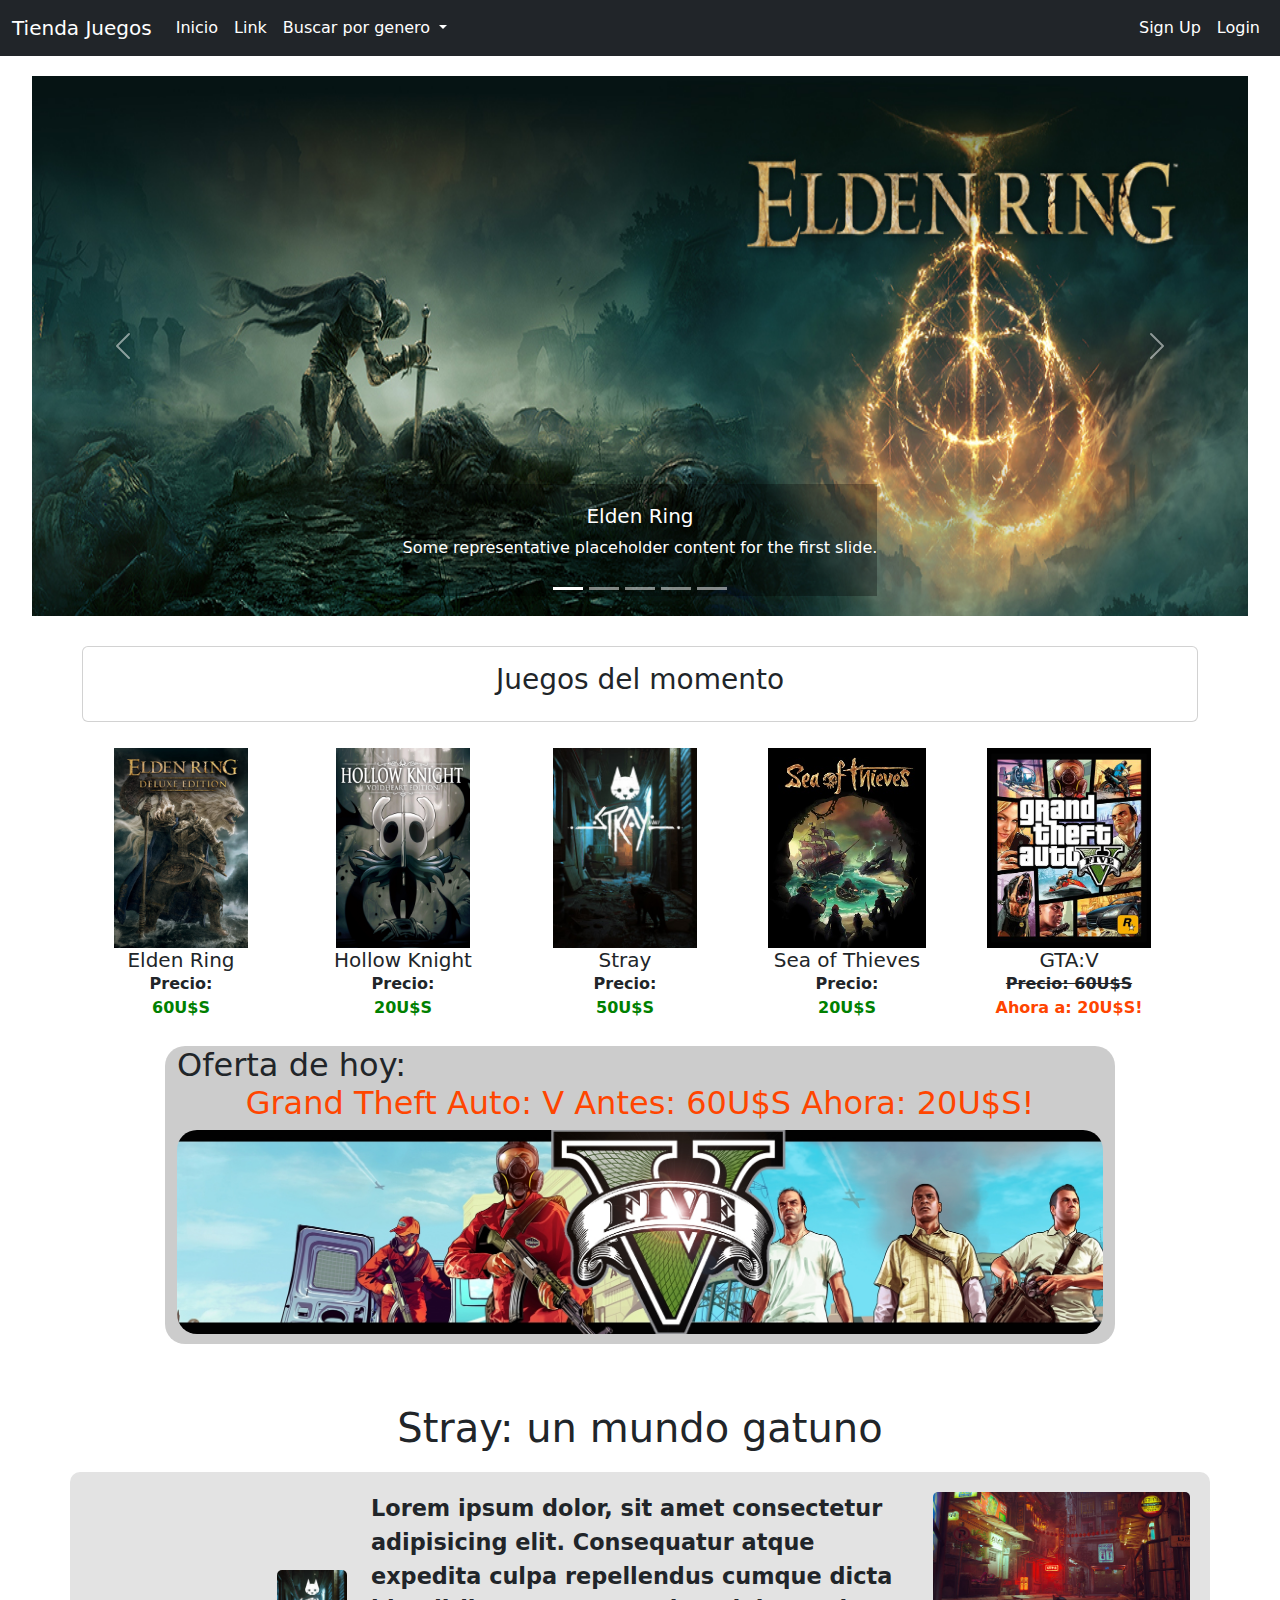
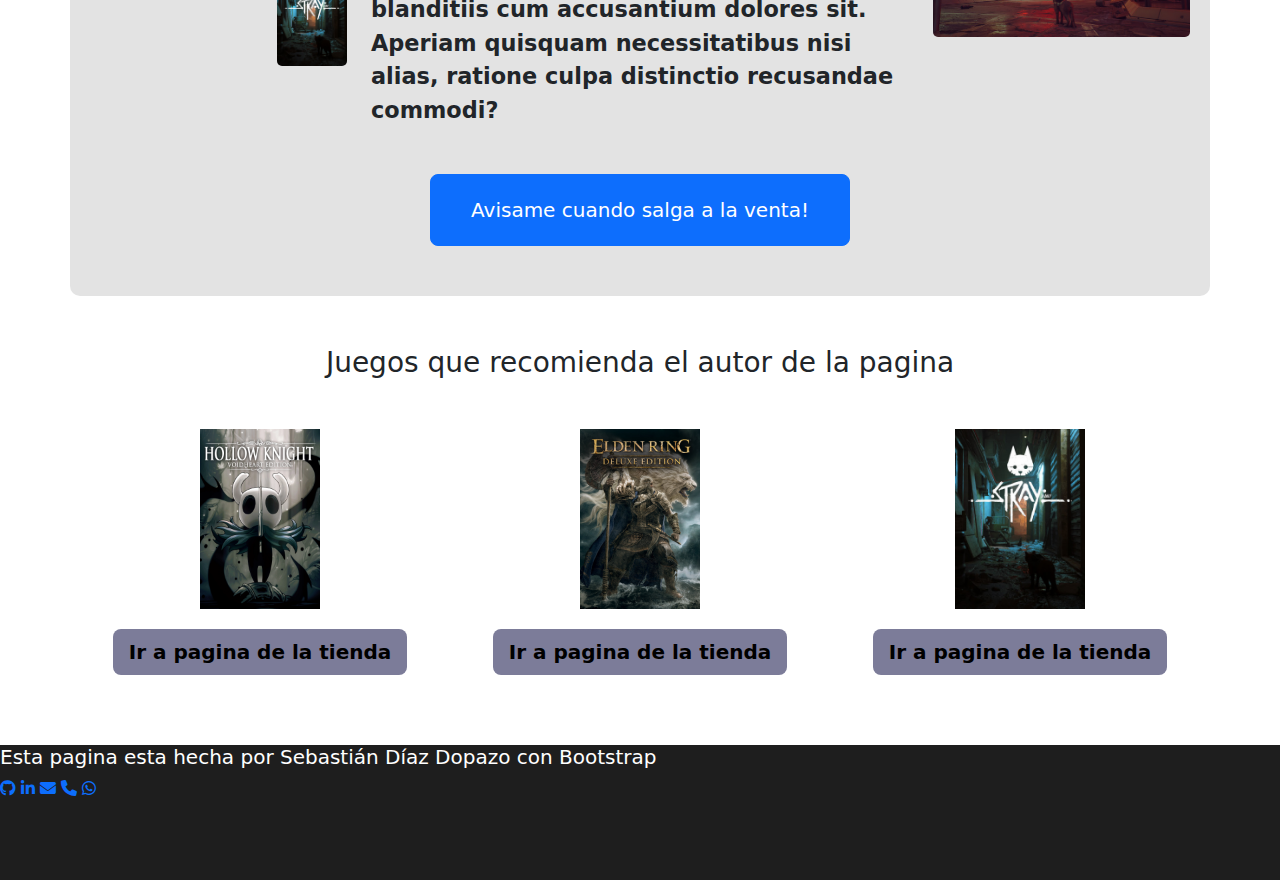
<file: index.html>
<!DOCTYPE html>
<html lang="en">
  <head>
    <!-- Required meta tags -->
    <meta charset="utf-8" />
    <meta name="viewport" content="width=device-width, initial-scale=1" />

    <!-- Bootstrap CSS & my CSS-->
    <link rel="stylesheet" href="bootstrap-5.2.0-beta1-dist/css/bootstrap-grid.min.css" />

    <link rel="stylesheet" href="bootstrap-5.2.0-beta1-dist/css/bootstrap.min.css" />

    <link rel="stylesheet" href="/styles/index.css" />

    <link rel="stylesheet" href="/styles/footer.css" />

    <link rel="stylesheet" href="/styles/fontAwesome/all.min.css" />

    <title>Inicio</title>
  </head>
  <body>
    <nav class="navbar navbar-expand-lg navbar-dark bg-dark">
      <div class="container-fluid">
        <a class="navbar-brand text-white" href="#">Tienda Juegos</a>
        <button
          class="navbar-toggler"
          type="button"
          data-bs-toggle="collapse"
          data-bs-target="#navbarSupportedContent"
          aria-controls="navbarSupportedContent"
          aria-expanded="false"
          aria-label="Toggle navigation"
        >
          <span class="navbar-toggler-icon"></span>
        </button>
        <div class="collapse navbar-collapse" id="navbarSupportedContent">
          <ul class="navbar-nav me-auto mb-2 mb-lg-0">
            <li class="nav-item">
              <a class="nav-link active text-white" aria-current="page" href="#">Inicio</a>
            </li>
            <li class="nav-item">
              <a class="nav-link text-white" href="#">Link</a>
            </li>
            <li class="nav-item dropdown">
              <a
                class="nav-link dropdown-toggle text-white"
                href="#"
                id="navbarDropdown"
                role="button"
                data-bs-toggle="dropdown"
                aria-expanded="false"
              >
                Buscar por genero
              </a>
              <ul class="dropdown-menu bg-dark" aria-labelledby="navbarDropdown">
                <li><a class="dropdown-item text-white" href="#">Action</a></li>
                <li><a class="dropdown-item text-white" href="#">2D</a></li>
                <li><a class="dropdown-item text-white" href="#">Mundo abierto</a></li>
              </ul>
            </li>
          </ul>
          <div class="nav-login">
            <ul class="navbar-nav me-auto mb-2 mb-lg-0">
              <li class="nav-item">
                <a class="nav-link active text-white" href="/signup.html">Sign Up</a>
              </li>
              <li class="nav-item">
                <a class="nav-link active text-white" href="/login.html">Login</a>
              </li>
            </ul>
          </div>
        </div>
      </div>
    </nav>

    <!-- Carousel -->

    <div id="carouselExampleCaptions" class="carousel slide" data-bs-ride="carousel">
      <div class="carousel-indicators">
        <button
          type="button"
          data-bs-target="#carouselExampleCaptions"
          data-bs-slide-to="0"
          class="active"
          aria-current="true"
          aria-label="Slide 1"
        ></button>
        <button
          type="button"
          data-bs-target="#carouselExampleCaptions"
          data-bs-slide-to="1"
          aria-label="Slide 2"
        ></button>
        <button
          type="button"
          data-bs-target="#carouselExampleCaptions"
          data-bs-slide-to="2"
          aria-label="Slide 3"
        ></button>
        <button
          type="button"
          data-bs-target="#carouselExampleCaptions"
          data-bs-slide-to="3"
          aria-label="Slide 4"
        ></button>
        <button
          type="button"
          data-bs-target="#carouselExampleCaptions"
          data-bs-slide-to="4"
          aria-label="Slide 5"
        ></button>
      </div>
      <div class="carousel-inner">
        <div class="carousel-item active" data-bs-interval="5000">
          <img
            style="cursor: pointer"
            onclick="window.location.href = '/elden-ring.html'"
            src="/media/juegos/elden-ring/elden-ring-header.jpg"
            class="img-fluid"
            alt="..."
          />
          <div class="carousel-caption d-none d-md-block">
            <h5>Elden Ring</h5>
            <p>Some representative placeholder content for the first slide.</p>
          </div>
        </div>
        <div class="carousel-item" data-bs-interval="5000">
          <img
            style="cursor: pointer"
            onclick="window.location.href = '/gtav.html'"
            src="/media/juegos/gtaV/gtav-header.jpg"
            class="img-fluid"
            alt="..."
          />
          <div class="carousel-caption d-none d-md-block">
            <h5>Grand Theft Auto: V</h5>
            <p>Some representative placeholder content for the second slide.</p>
          </div>
        </div>
        <div class="carousel-item" data-bs-interval="5000">
          <img
            style="cursor: pointer"
            onclick="window.location.href = '/hk.html'"
            src="/media/juegos/hk/hk-header.jpg"
            class="img-fluid"
            alt="..."
          />
          <div class="carousel-caption d-none d-md-block">
            <h5>Hollow Knight</h5>
            <p>Some representative placeholder content for the third slide.</p>
          </div>
        </div>
        <div class="carousel-item" data-bs-interval="5000">
          <img
            style="cursor: pointer"
            onclick="window.location.href = '/sea-of-thieves.html'"
            src="/media/juegos/sea-of-thieves/sea-of-thieves-header.jpg"
            class="img-fluid"
            alt="..."
          />
          <div class="carousel-caption d-none d-md-block">
            <h5>Sea of Thieves</h5>
            <p>Some representative placeholder content for the third slide.</p>
          </div>
        </div>
        <div class="carousel-item" data-bs-interval="5000">
          <img
            style="cursor: pointer"
            onclick="window.location.href = 'stray.html'"
            src="/media/juegos/stray/stray-header.png"
            class="img-fluid"
            alt="..."
          />
          <div class="carousel-caption d-none d-md-block">
            <h5>Stray</h5>
            <p>Some representative placeholder content for the third slide.</p>
          </div>
        </div>
      </div>
      <button
        class="carousel-control-prev"
        type="button"
        data-bs-target="#carouselExampleCaptions"
        data-bs-slide="prev"
      >
        <span class="carousel-control-prev-icon" aria-hidden="true"></span>
        <span class="visually-hidden">Previous</span>
      </button>
      <button
        class="carousel-control-next"
        type="button"
        data-bs-target="#carouselExampleCaptions"
        data-bs-slide="next"
      >
        <span class="carousel-control-next-icon" aria-hidden="true"></span>
        <span class="visually-hidden">Next</span>
      </button>
    </div>

    <!-- Juegos -->

    <div class="container">
      <div class="card">
        <div class="card-body recomendados">
          <h3>Juegos del momento</h3>
        </div>
      </div>
      <div class="row">
        <div class="col-md-2 juego">
          <img
            onclick="window.location.href = '/elden-ring.html'"
            style="cursor: pointer"
            class="img-fluid"
            src="/media/juegos/elden-ring/elden-ring-cover.jpg"
            alt="ERCover"
          />
          <h5>Elden Ring</h5>
          <label for="price">Precio: <label id="precioComun">60U$S</label></label>
        </div>
        <div class="col-md-2 juego">
          <img
            onclick="window.location.href = '/hk.html'"
            style="cursor: pointer"
            class="img-fluid"
            src="/media/juegos/hk/hk-cover.webp"
            alt="HKCover"
          />
          <h5>Hollow Knight</h5>
          <label for="price">Precio: <label id="precioComun">20U$S</label></label>
        </div>
        <div class="col-md-2 juego">
          <img
            onclick="window.location.href = '/stray.html'"
            style="cursor: pointer"
            class="img-fluid"
            src="/media/juegos/stray/stray-cover.jpg"
            alt="StrayCover"
          />
          <h5>Stray</h5>
          <label for="price">Precio: <label id="precioComun">50U$S</label></label>
        </div>
        <div class="col-md-2 juego">
          <img
            onclick="window.location.href = '/sea-of-thieves.html'"
            style="cursor: pointer"
            class="img-fluid"
            src="/media/juegos/sea-of-thieves/Sea_of_thieves_cover.jpg"
            alt="ERCover"
          />
          <h5>Sea of Thieves</h5>
          <label for="price">Precio: <label id="precioComun">20U$S</label></label>
        </div>
        <div class="col-md-2 juego">
          <img
            onclick="window.location.href = '/gtav.html'"
            style="cursor: pointer"
            class="img-fluid"
            src="/media/juegos/gtaV/gtav-cover.jpg"
            alt="GTAVCover"
          />
          <h5>GTA:V</h5>
          <label for="price"
            ><del>Precio: 60U$S</del><br /><label for="price" id="offer"
              >Ahora a: 20U$S!</label
            ></label
          >
        </div>
      </div>
    </div>

    <!-- Banner destacado -->

    <div class="container">
      <div class="row">
        <div class="col-md-10 oferta">
          <h2>
            Oferta de hoy:
            <label for="game" id="offer">Grand Theft Auto: V Antes: 60U$S Ahora: 20U$S!</label>
          </h2>
          <img
            onclick="window.location.href = '/gtav.html'"
            style="cursor: pointer"
            src="/media/juegos/gtaV/gtav-banner.jpg"
            alt="gtavbanner"
            class="img-fluid banner"
          />
        </div>
      </div>
    </div>

    <!-- Aviso -->

    <div class="container titulo-precompra">
      <h1>Stray: un mundo gatuno</h1>
    </div>

    <div class="container nesting">
      <div class="row">
        <div class="col-sm-12 col-md-1 offset-md-2">
          <img src="/media/juegos/stray/stray-cover.jpg" class="img-fluid cover" alt="" srcset="" />
        </div>
        <div class="col-sm-12 col-md-6">
          <p>
            Lorem ipsum dolor, sit amet consectetur adipisicing elit. Consequatur atque expedita
            culpa repellendus cumque dicta blanditiis cum accusantium dolores sit. Aperiam quisquam
            necessitatibus nisi alias, ratione culpa distinctio recusandae commodi?
          </p>
        </div>
        <div class="col">
          <img src="/media/juegos/stray/stray.jpg" class="img-fluid" alt="" srcset="" />
        </div>
      </div>
      <div class="row">
        <div class="col"></div>
        <div class="col-md-6">
          <button
            class="btn btn-lg btn-primary"
            data-bs-toggle="modal"
            data-bs-target="#modalAviso"
          >
            Avisame cuando salga a la venta!
          </button>
        </div>
        <div class="col"></div>
      </div>
    </div>

    <!-- Imagenes con juego + boton -->

    <div class="container juegosRecomendados">
      <div class="row">
        <h3>Juegos que recomienda el autor de la pagina</h3>
        <div class="col-sm-12">
          <div class="row">
            <div class="col-sm-12 col-md-4 juegoRecomendado">
              <img
                onclick="window.location.href = '/hk.html'"
                class="img-fluid imagenJuegoRecomendado"
                src="/media/juegos/hk/hk-cover.webp"
                alt=""
                srcset=""
              />
              <div class="row">
                <div class="col-sm-12">
                  <button onclick="window.location.href = '/hk.html'" class="btn btn-lg btn-info">
                    Ir a pagina de la tienda
                  </button>
                </div>
              </div>
            </div>
            <div class="col-sm-12 col-md-4 juegoRecomendado">
              <img
                onclick="window.location.href = '/elden-ring.html'"
                class="img-fluid imagenJuegoRecomendado"
                src="/media/juegos/elden-ring/elden-ring-cover.jpg"
                alt=""
                srcset=""
              />
              <div class="row">
                <div class="col-sm-12">
                  <button
                    onclick="window.location.href = '/elden-ring.html'"
                    class="btn btn-lg btn-info"
                  >
                    Ir a pagina de la tienda
                  </button>
                </div>
              </div>
            </div>
            <div class="col-sm-12 col-md-4 juegoRecomendado">
              <img
                onclick="window.location.href = '/stray.html'"
                class="img-fluid imagenJuegoRecomendado"
                src="/media/juegos/stray/stray-cover.jpg"
                alt=""
                srcset=""
              />
              <div class="row">
                <div class="col-sm-12">
                  <button
                    onclick="window.location.href = '/stray.html'"
                    class="btn btn-lg btn-info"
                  >
                    Ir a pagina de la tienda
                  </button>
                </div>
              </div>
            </div>
          </div>
        </div>
      </div>
    </div>

    <!-- Footer -->

    <footer>
      <h5>Esta pagina esta hecha por Sebastián Díaz Dopazo con Bootstrap</h5>

      <div class="iconos">
        <a target="_blank" href="https://github.com/Shivu-a?tab=repositories"
          ><i class="fa-brands fa-github"></i
        ></a>
        <a
          target="_blank"
          href="https://www.linkedin.com/in/sebasti%C3%A1n-d%C3%ADaz-dopazo-95b688235/"
          ><i class="fa-brands fa-linkedin-in"></i
        ></a>
        <a target="_blank" href="mailto:sebastiandiazdopazo@gmail.com"
          ><i class="fa-solid fa-envelope"></i
        ></a>
        <a href="tel:+59892302595"><i class="fa-solid fa-phone"></i></a>
        <a target="_blank" href="https://wa.me/message/VUGV3ZGKPTZTO1"
          ><i class="fa-brands fa-whatsapp"></i
        ></a>
      </div>
    </footer>

    <!-- Modals -->

    <!-- Modal pop up follow stray -->
    <div
      class="modal fade"
      id="modalAviso"
      tabindex="-1"
      aria-labelledby="modalAvisoLabel"
      aria-hidden="true"
    >
      <div class="modal-dialog">
        <div class="modal-content">
          <div class="modal-header">
            <h5 class="modal-title" id="modalAvisoLabel">Menu de aviso</h5>
            <button
              type="button"
              class="btn-close"
              data-bs-dismiss="modal"
              aria-label="Close"
            ></button>
          </div>
          <div class="modal-body">
            <div class="row">
              <div class="col">
                <img
                  src="/media/juegos/stray/stray-cover.jpg"
                  alt="Stray-cover"
                  class="img-fluid"
                />
                <h5 style="text-align: center">
                  Ingrese su email para que le podamos avisar cuando el juego salga a la venta
                </h5>
                <form action="">
                  <input
                    class="inputEmail"
                    type="email"
                    name="email"
                    id="email"
                    placeholder="Ingrese su Email"
                  />
                  <button
                    style="display: block; margin: auto"
                    type="button"
                    data-bs-dismiss="modal"
                    class="btn btn-warning"
                  >
                    Avisame
                  </button>
                </form>
              </div>
            </div>
          </div>
          <div class="modal-footer">
            <button type="button" class="btn btn-secondary" data-bs-dismiss="modal">
              Cambie de opinion
            </button>
          </div>
        </div>
      </div>
    </div>

    <script src="/bootstrap-5.2.0-beta1-dist/js/bootstrap.bundle.min.js"></script>
  </body>
</html>
</file>
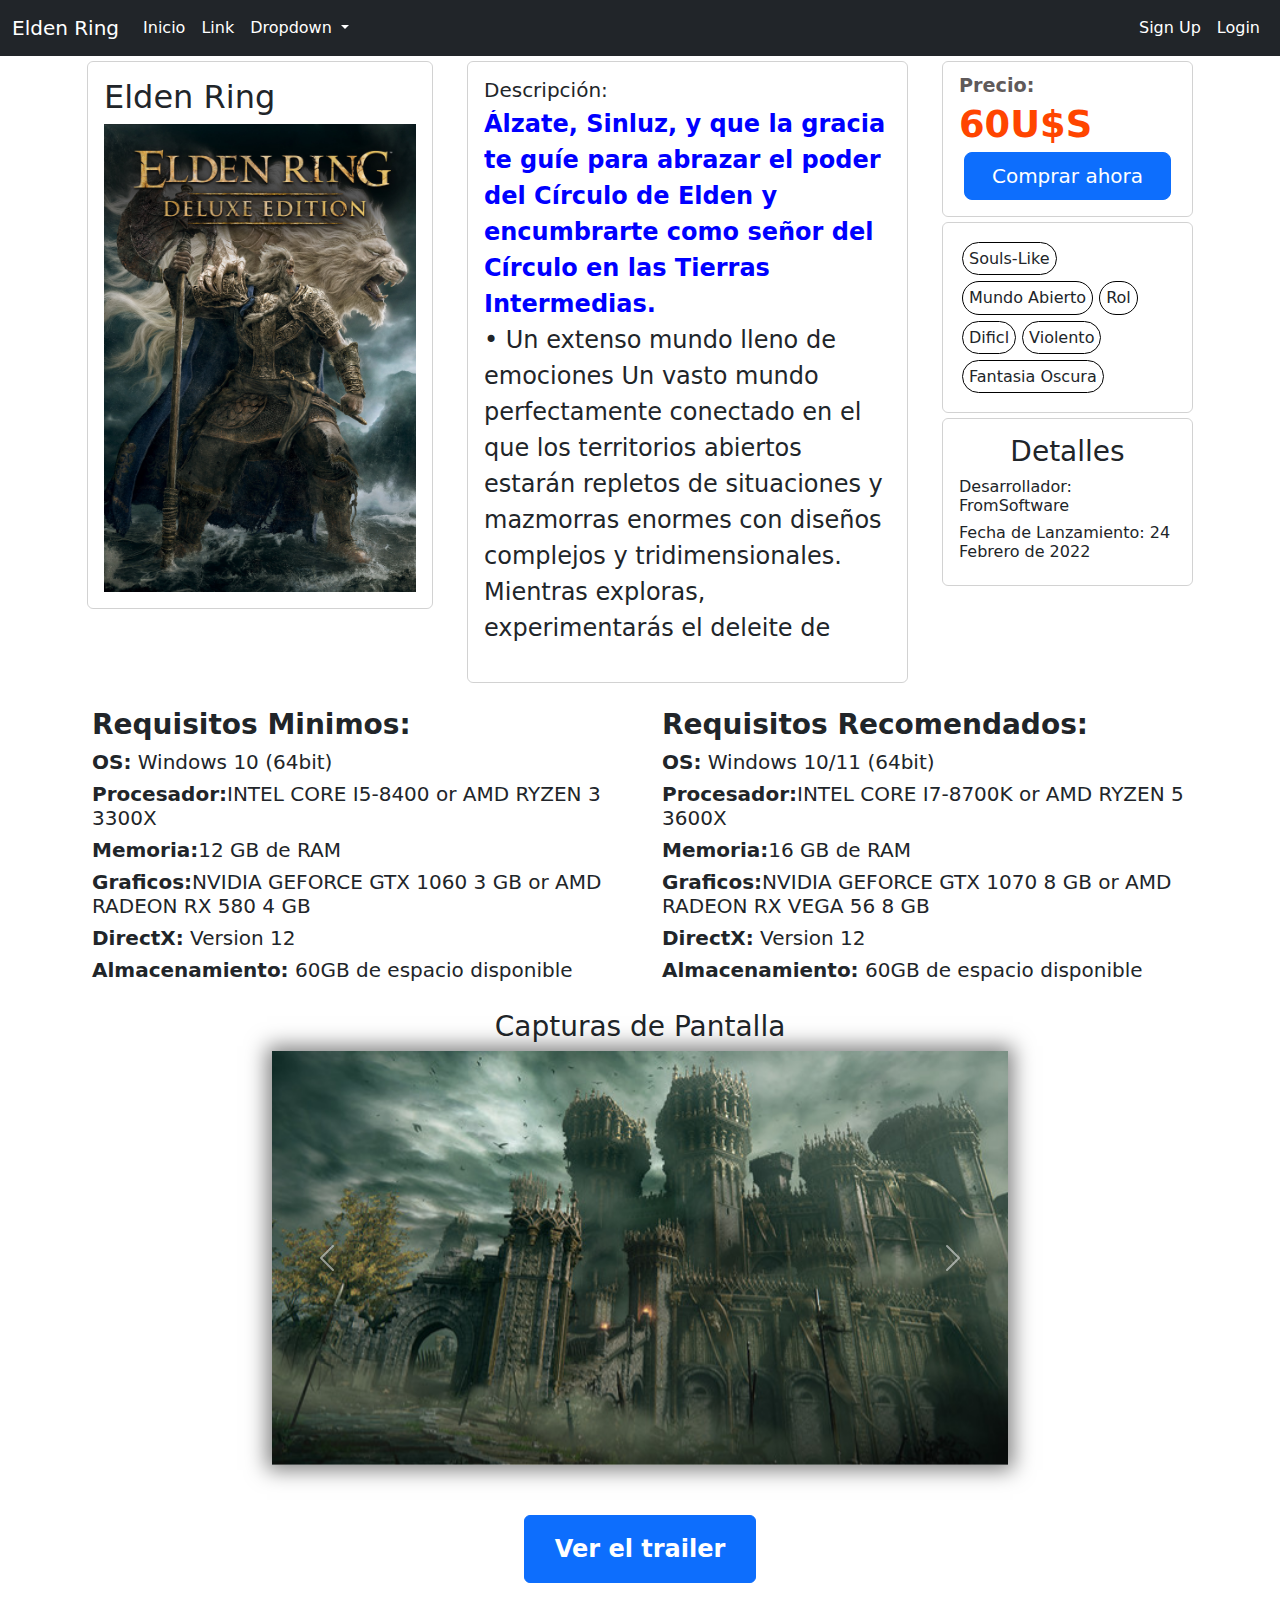
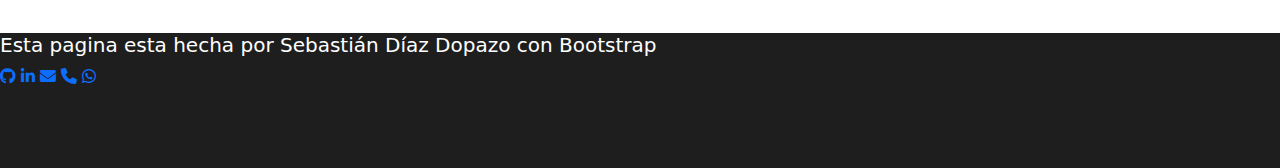
<file: elden-ring.html>
<!DOCTYPE html>
<html lang="en">
  <head>
    <meta charset="UTF-8" />
    <meta http-equiv="X-UA-Compatible" content="IE=edge" />
    <meta name="viewport" content="width=device-width, initial-scale=1.0" />

    <!-- Bootstrap CSS & my CSS-->
    <link rel="stylesheet" href="bootstrap-5.2.0-beta1-dist/css/bootstrap-grid.min.css" />

    <link rel="stylesheet" href="bootstrap-5.2.0-beta1-dist/css/bootstrap.min.css" />

    <link rel="stylesheet" href="/styles/juego-pagina.css" />

    <link rel="stylesheet" href="/styles/footer.css" />

    <link rel="stylesheet" href="/styles/fontAwesome/all.min.css" />

    <title>Elden Ring</title>
  </head>
  <body class="gamepage hk">
    <!-- Navbar -->
    <nav class="navbar navbar-expand-lg navbar-dark bg-dark">
      <div class="container-fluid">
        <a class="navbar-brand text-white" href="#">Elden Ring</a>
        <button
          class="navbar-toggler"
          type="button"
          data-bs-toggle="collapse"
          data-bs-target="#navbarSupportedContent"
          aria-controls="navbarSupportedContent"
          aria-expanded="false"
          aria-label="Toggle navigation"
        >
          <span class="navbar-toggler-icon"></span>
        </button>
        <div class="collapse navbar-collapse" id="navbarSupportedContent">
          <ul class="navbar-nav me-auto mb-2 mb-lg-0">
            <li class="nav-item">
              <a class="nav-link active text-white" aria-current="page" href="/index.html"
                >Inicio</a
              >
            </li>
            <li class="nav-item">
              <a class="nav-link text-white" href="#">Link</a>
            </li>
            <li class="nav-item dropdown">
              <a
                class="nav-link dropdown-toggle text-white"
                href="#"
                id="navbarDropdown"
                role="button"
                data-bs-toggle="dropdown"
                aria-expanded="false"
              >
                Dropdown
              </a>
              <ul class="dropdown-menu bg-dark" aria-labelledby="navbarDropdown">
                <li><a class="dropdown-item text-white" href="#">Action</a></li>
                <li><a class="dropdown-item text-white" href="#">Another action</a></li>
                <li><a class="dropdown-item text-white" href="#">Something else here</a></li>
              </ul>
            </li>
          </ul>
          <div class="nav-login">
            <ul class="navbar-nav me-auto mb-2 mb-lg-0">
              <li class="nav-item">
                <a class="nav-link active text-white" href="/signup.html">Sign Up</a>
              </li>
              <li class="nav-item">
                <a class="nav-link active text-white" href="/login.html">Login</a>
              </li>
            </ul>
          </div>
        </div>
      </div>
    </nav>

    <!-- Juego -->

    <div class="container">
      <div class="row main">
        <div class="col-md-4">
          <div class="card cartaJuego">
            <div class="card-body">
              <h2 class="card-title">Elden Ring</h2>
              <img
                class="img-fluid portadaPagina"
                src="/media/juegos/elden-ring/elden-ring-cover.jpg"
              />
            </div>
          </div>
        </div>
        <div class="col-md-5">
          <div class="card cartaJuego">
            <div class="card-body">
              <h5 class="card-title">Descripción:</h5>
              <p class="descripcion">
                <label class="card-subtitle" for="titulo-descripcion"
                  >Álzate, Sinluz, y que la gracia te guíe para abrazar el poder del Círculo de
                  Elden y encumbrarte como señor del Círculo en las Tierras Intermedias. </label
                >• Un extenso mundo lleno de emociones Un vasto mundo perfectamente conectado en el
                que los territorios abiertos estarán repletos de situaciones y mazmorras enormes con
                diseños complejos y tridimensionales. Mientras exploras, experimentarás el deleite
                de descubrir amenazas desconocidas y sobrecogedoras, y eso te haré sentir la emoción
                de la superación. <br /><br />• Crea tu propio personaje Además de personalizar la
                apariencia de tu personaje, puedes combinar libremente las armas, armaduras y la
                magia que te equipas. Puedes desarrollar a tu personaje según tu estilo de juego,
                tanto para aumentar tu fuerza bruta y ser un guerrero poderoso, como para dominar la
                magia. <br /><br />• Un drama épico nacido de un mito Una historia muy profunda
                contada en fragmentos. Un drama épico en el que las motivaciones de cada personaje
                se encuentran en las Tierras Intermedias. <br /><br />• Jugabilidad online única que
                te conecta libremente con otros jugadores Además del multijugador, en el que te
                puedes conectar directamente con otros jugadores y viajar juntos, el juego incluye
                un elemento online asíncrono único que te permite sentir la presencia de otros.
              </p>
            </div>
          </div>
        </div>
        <div class="col-md-3">
          <div class="card card detalles">
            <div class="card-body comprar">
              <h2 class="card-subtitle precio">Precio:</h2>
              <label class="precio" for="precio">60U$S</label>
              <button class="btn btn-primary btn-lg">Comprar ahora</button>
            </div>
          </div>
          <div class="card card detalles">
            <div class="card-body tags">
              <div class="tag">
                <h6>Souls-Like</h6>
              </div>
              <div class="tag">
                <h6>Mundo Abierto</h6>
              </div>
              <div class="tag">
                <h6>Rol</h6>
              </div>
              <div class="tag">
                <h6>Dificl</h6>
              </div>
              <div class="tag">
                <h6>Violento</h6>
              </div>
              <div class="tag">
                <h6>Fantasia Oscura</h6>
              </div>
            </div>
          </div>
          <div class="card detalles">
            <div class="card-body">
              <h3 style="text-align: center">Detalles</h3>
              <h6>Desarrollador: FromSoftware</h6>
              <h6>Fecha de Lanzamiento: 24 Febrero de 2022</h6>
            </div>
          </div>
        </div>
      </div>
    </div>

    <!-- Requisitos -->

    <div class="container">
      <div class="row">
        <div class="col requisitos">
          <h3><b>Requisitos Minimos:</b></h3>
          <h5><b>OS:</b> Windows 10 (64bit)</h5>
          <h5><b>Procesador:</b>INTEL CORE I5-8400 or AMD RYZEN 3 3300X</h5>
          <h5><b>Memoria:</b>12 GB de RAM</h5>
          <h5><b>Graficos:</b>NVIDIA GEFORCE GTX 1060 3 GB or AMD RADEON RX 580 4 GB</h5>
          <h5><b>DirectX:</b> Version 12</h5>
          <h5><b>Almacenamiento:</b> 60GB de espacio disponible</h5>
        </div>
        <div class="col requisitos">
          <h3><b>Requisitos Recomendados:</b></h3>
          <h5><b>OS:</b> Windows 10/11 (64bit)</h5>
          <h5><b>Procesador:</b>INTEL CORE I7-8700K or AMD RYZEN 5 3600X</h5>
          <h5><b>Memoria:</b>16 GB de RAM</h5>
          <h5><b>Graficos:</b>NVIDIA GEFORCE GTX 1070 8 GB or AMD RADEON RX VEGA 56 8 GB</h5>
          <h5><b>DirectX:</b> Version 12</h5>
          <h5><b>Almacenamiento:</b> 60GB de espacio disponible</h5>
        </div>
      </div>
    </div>

    <!-- Carousel -->

    <div class="container">
      <h3 style="text-align: center">Capturas de Pantalla</h3>
      <div class="row">
        <div class="col"></div>
        <div class="col-md-8 col-lg-8 col-sm-12">
          <div id="carouselExampleControls" class="carousel slide games" data-bs-ride="carousel">
            <div class="carousel-inner">
              <div class="carousel-item active">
                <img
                  src="/media/juegos/elden-ring/elden-ring-1.jpg"
                  class="d-block w-100 img-fluid"
                  alt="..."
                />
              </div>
              <div class="carousel-item">
                <img
                  src="/media/juegos/elden-ring/elden-ring-2.jpg"
                  class="d-block w-100 img-fluid"
                  alt="..."
                />
              </div>
              <div class="carousel-item">
                <img
                  src="/media/juegos/elden-ring/elden-ring-3.jpg"
                  class="d-block w-100 img-fluid"
                  alt="..."
                />
              </div>
              <div class="carousel-item">
                <img
                  src="/media/juegos/elden-ring/elden-ring-4.jpg"
                  class="d-block w-100 img-fluid"
                  alt="..."
                />
              </div>
              <div class="carousel-item">
                <img
                  src="/media/juegos/elden-ring/elden-ring-5.jpg"
                  class="d-block w-100 img-fluid"
                  alt="..."
                />
              </div>
              <div class="carousel-item">
                <img
                  src="/media/juegos/elden-ring/elden-ring-6.jpg"
                  class="d-block w-100 img-fluid"
                  alt="..."
                />
              </div>
              <div class="carousel-item">
                <img
                  src="/media/juegos/elden-ring/elden-ring-7.jpg"
                  class="d-block w-100 img-fluid"
                  alt="..."
                />
              </div>
              <div class="carousel-item">
                <img
                  src="/media/juegos/elden-ring/elden-ring-8.jpg"
                  class="d-block w-100 img-fluid"
                  alt="..."
                />
              </div>
              <div class="carousel-item">
                <img
                  src="/media/juegos/elden-ring/elden-ring-9.jpg"
                  class="d-block w-100 img-fluid"
                  alt="..."
                />
              </div>
              <div class="carousel-item">
                <img
                  src="/media/juegos/elden-ring/elden-ring-10.jpg"
                  class="d-block w-100 img-fluid"
                  alt="..."
                />
              </div>
              <div class="carousel-item">
                <img
                  src="/media/juegos/elden-ring/elden-ring-11.jpg"
                  class="d-block w-100 img-fluid"
                  alt="..."
                />
              </div>
            </div>
            <button
              class="carousel-control-prev"
              type="button"
              data-bs-target="#carouselExampleControls"
              data-bs-slide="prev"
            >
              <span class="carousel-control-prev-icon" aria-hidden="true"></span>
              <span class="visually-hidden">Previous</span>
            </button>
            <button
              class="carousel-control-next"
              type="button"
              data-bs-target="#carouselExampleControls"
              data-bs-slide="next"
            >
              <span class="carousel-control-next-icon" aria-hidden="true"></span>
              <span class="visually-hidden">Next</span>
            </button>
          </div>
        </div>
        <div class="col"></div>
      </div>
    </div>

    <button
      type="button"
      class="btn btn-primary botonTrailer"
      data-bs-toggle="modal"
      data-bs-target="#exampleModal"
    >
      Ver el trailer
    </button>

    <!-- Modal -->

    <div
      class="modal fade"
      id="exampleModal"
      tabindex="-1"
      aria-labelledby="exampleModalLabel"
      aria-hidden="true"
    >
      <div class="modal-dialog modal-xl">
        <div class="modal-content">
          <iframe
            width="100%"
            height="auto"
            src="https://www.youtube.com/embed/CptaXqVY6-E"
            title="YouTube video player"
            frameborder="0"
            allow="accelerometer; autoplay; clipboard-write; encrypted-media; gyroscope; picture-in-picture"
            allowfullscreen
          ></iframe>
        </div>
      </div>
    </div>

    <!-- Footer -->
    <footer>
      <h5>Esta pagina esta hecha por Sebastián Díaz Dopazo con Bootstrap</h5>

      <div class="iconos">
        <a target="_blank" href="https://github.com/Shivu-a?tab=repositories"
          ><i class="fa-brands fa-github"></i
        ></a>
        <a
          target="_blank"
          href="https://www.linkedin.com/in/sebasti%C3%A1n-d%C3%ADaz-dopazo-95b688235/"
          ><i class="fa-brands fa-linkedin-in"></i
        ></a>
        <a target="_blank" href="mailto:sebastiandiazdopazo@gmail.com"
          ><i class="fa-solid fa-envelope"></i
        ></a>
        <a href="tel:+59892302595"><i class="fa-solid fa-phone"></i></a>
        <a target="_blank" href="https://wa.me/message/VUGV3ZGKPTZTO1"
          ><i class="fa-brands fa-whatsapp"></i
        ></a>
      </div>
    </footer>

    <script src="/bootstrap-5.2.0-beta1-dist/js/bootstrap.bundle.min.js"></script>
  </body>
</html>
</file>
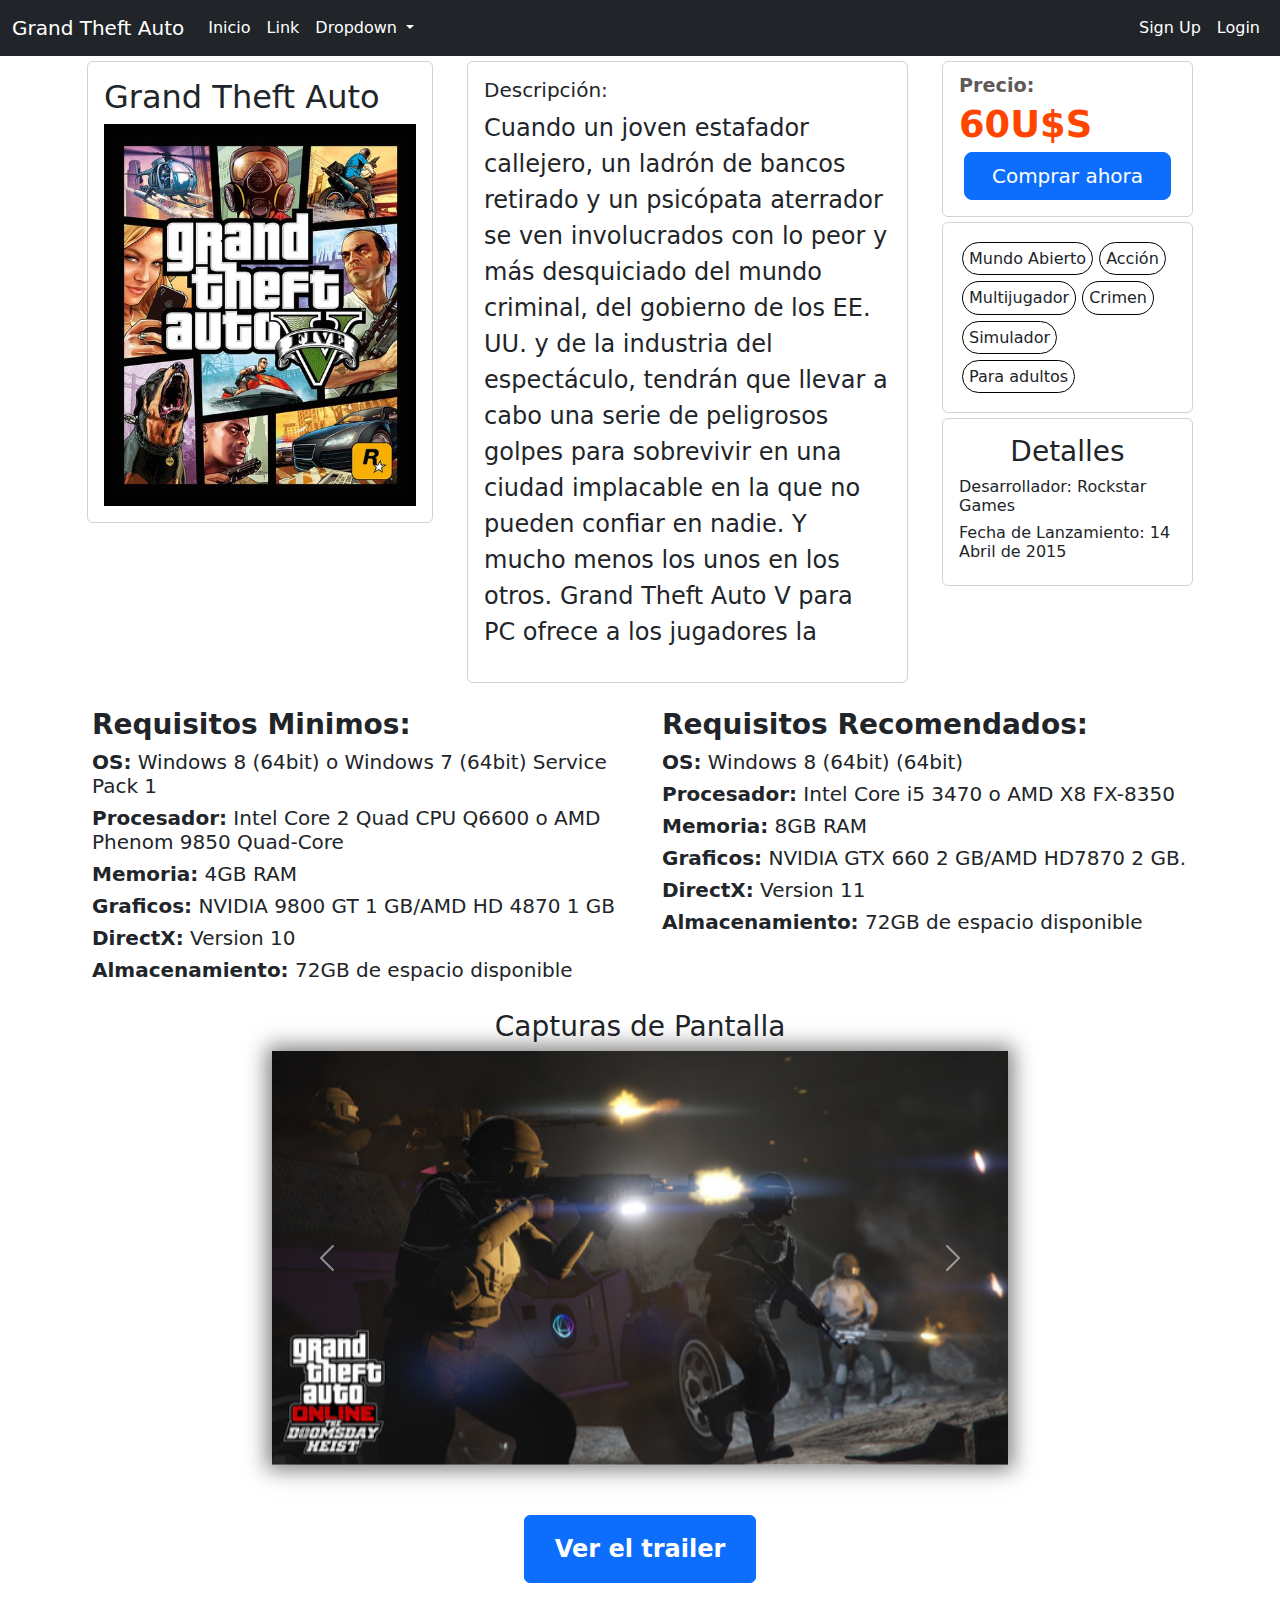
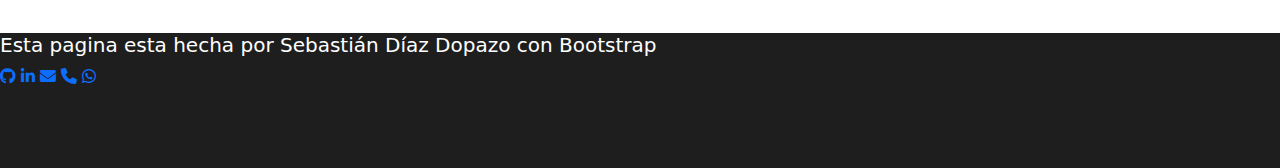
<file: gtav.html>
<!DOCTYPE html>
<html lang="en">
  <head>
    <meta charset="UTF-8" />
    <meta http-equiv="X-UA-Compatible" content="IE=edge" />
    <meta name="viewport" content="width=device-width, initial-scale=1.0" />

    <!-- Bootstrap CSS & my CSS-->
    <link rel="stylesheet" href="bootstrap-5.2.0-beta1-dist/css/bootstrap-grid.min.css" />

    <link rel="stylesheet" href="bootstrap-5.2.0-beta1-dist/css/bootstrap.min.css" />

    <link rel="stylesheet" href="/styles/juego-pagina.css" />

    <link rel="stylesheet" href="/styles/footer.css" />

    <link rel="stylesheet" href="/styles/fontAwesome/all.min.css" />

    <title>Grand Theft Auto</title>
  </head>
  <body class="gamepage hk">
    <!-- Navbar -->
    <nav class="navbar navbar-expand-lg navbar-dark bg-dark">
      <div class="container-fluid">
        <a class="navbar-brand text-white" href="#">Grand Theft Auto</a>
        <button
          class="navbar-toggler"
          type="button"
          data-bs-toggle="collapse"
          data-bs-target="#navbarSupportedContent"
          aria-controls="navbarSupportedContent"
          aria-expanded="false"
          aria-label="Toggle navigation"
        >
          <span class="navbar-toggler-icon"></span>
        </button>
        <div class="collapse navbar-collapse" id="navbarSupportedContent">
          <ul class="navbar-nav me-auto mb-2 mb-lg-0">
            <li class="nav-item">
              <a class="nav-link active text-white" aria-current="page" href="/index.html"
                >Inicio</a
              >
            </li>
            <li class="nav-item">
              <a class="nav-link text-white" href="#">Link</a>
            </li>
            <li class="nav-item dropdown">
              <a
                class="nav-link dropdown-toggle text-white"
                href="#"
                id="navbarDropdown"
                role="button"
                data-bs-toggle="dropdown"
                aria-expanded="false"
              >
                Dropdown
              </a>
              <ul class="dropdown-menu bg-dark" aria-labelledby="navbarDropdown">
                <li><a class="dropdown-item text-white" href="#">Action</a></li>
                <li><a class="dropdown-item text-white" href="#">Another action</a></li>
                <li><a class="dropdown-item text-white" href="#">Something else here</a></li>
              </ul>
            </li>
          </ul>
          <div class="nav-login">
            <ul class="navbar-nav me-auto mb-2 mb-lg-0">
              <li class="nav-item">
                <a class="nav-link active text-white" href="/signup.html">Sign Up</a>
              </li>
              <li class="nav-item">
                <a class="nav-link active text-white" href="/login.html">Login</a>
              </li>
            </ul>
          </div>
        </div>
      </div>
    </nav>

    <!-- Juego -->

    <div class="container">
      <div class="row main">
        <div class="col-md-4">
          <div class="card cartaJuego">
            <div class="card-body">
              <h2 class="card-title">Grand Theft Auto</h2>
              <img class="img-fluid portadaPagina" src="/media/juegos/gtaV/gtav-cover.jpg" />
            </div>
          </div>
        </div>
        <div class="col-md-5">
          <div class="card cartaJuego">
            <div class="card-body">
              <h5 class="card-title">Descripción:</h5>
              <p class="descripcion">
                Cuando un joven estafador callejero, un ladrón de bancos retirado y un psicópata
                aterrador se ven involucrados con lo peor y más desquiciado del mundo criminal, del
                gobierno de los EE. UU. y de la industria del espectáculo, tendrán que llevar a cabo
                una serie de peligrosos golpes para sobrevivir en una ciudad implacable en la que no
                pueden confiar en nadie. Y mucho menos los unos en los otros. Grand Theft Auto V
                para PC ofrece a los jugadores la opción de explorar el galardonado mundo de Los
                Santos y el condado de Blaine con una resolución de 4K y disfrutar del juego a 60
                fotogramas por segundo. El juego cuenta con múltiples y variadas opciones de
                personalización específicas para ordenadores, con más de 25 ajustes configurables
                distintos para la calidad de las texturas, shader, teselado, antialiasing y muchos
                otros elementos, además de opciones de personalización del ratón y el teclado.
                También es posible modificar la densidad de población para controlar el tráfico de
                vehículos y peatones, y es compatible con dos y tres monitores, 3D y mandos
                ""plug-and-play"". Grand Theft Auto V para PC también incluye Grand Theft Auto
                Online, compatible con 30 jugadores y dos espectadores. Grand Theft Auto Online para
                PC incluirá todas las mejoras y contenidos creados por Rockstar desde la fecha de
                lanzamiento de Grand Theft Auto Online, incluidos los golpes y los modos Adversario.
                La versión para PC de Grand Theft Auto V y Grand Theft Auto Online incluye la vista
                en primera persona, que ofrece a los jugadores la posibilidad de explorar todos los
                detalles del mundo de Los Santos y el condado de Blaine de una forma totalmente
                nueva. Grand Theft Auto V para PC también cuenta con el nuevo editor Rockstar, un
                conjunto de herramientas que permite grabar, editar y compartir vídeos de Grand
                Theft Auto V y Grand Theft Auto Online de manera rápida y sencilla. Gracias al modo
                director del editor Rockstar, los jugadores pueden dar vida a sus ideas y crear
                escenas con personajes del juego, peatones e incluso animales. El editor cuenta con
                técnicas avanzadas de movimiento de cámara, efectos de edición como imágenes a
                cámara lenta o rápida, varios filtros de cámara, la posibilidad de añadir canciones
                de las emisoras de radio de GTA V o controlar de forma dinámica la intensidad de la
                música del juego. Los vídeos terminados pueden subirse directamente a YouTube y al
                Social Club de Rockstar Games desde el editor Rockstar para compartirlos de manera
                sencilla. The Alchemist y Oh No, compositores de la banda sonora, son los locutores
                de la nueva radio del juego, ""The Lab FM"", que emite canciones nuevas y exclusivas
                de estos dos artistas inspiradas en la música original del juego. También colaboran
                otros artistas invitados como Earl Sweatshirt, Freddie Gibbs, Little Dragon, Killer
                Mike y Sam Herring de Future Islands, por mencionar algunos. Los jugadores también
                pueden descubrir Los Santos y el condado de Blaine mientras escuchan su propia
                música en ""Tu radio"", una nueva emisora con una banda sonora creada y
                personalizada por el jugador.
              </p>
            </div>
          </div>
        </div>
        <div class="col-md-3">
          <div class="card card detalles">
            <div class="card-body comprar">
              <h2 class="card-subtitle precio">Precio:</h2>
              <label class="precio" for="precio">60U$S</label>
              <button class="btn btn-primary btn-lg">Comprar ahora</button>
            </div>
          </div>
          <div class="card card detalles">
            <div class="card-body tags">
              <div class="tag">
                <h6>Mundo Abierto</h6>
              </div>
              <div class="tag">
                <h6>Acción</h6>
              </div>
              <div class="tag">
                <h6>Multijugador</h6>
              </div>
              <div class="tag">
                <h6>Crimen</h6>
              </div>
              <div class="tag">
                <h6>Simulador</h6>
              </div>
              <div class="tag">
                <h6>Para adultos</h6>
              </div>
            </div>
          </div>
          <div class="card detalles">
            <div class="card-body">
              <h3 style="text-align: center">Detalles</h3>
              <h6>Desarrollador: Rockstar Games</h6>
              <h6>Fecha de Lanzamiento: 14 Abril de 2015</h6>
            </div>
          </div>
        </div>
      </div>
    </div>

    <!-- Requisitos -->

    <div class="container">
      <div class="row">
        <div class="col requisitos">
          <h3><b>Requisitos Minimos:</b></h3>
          <h5><b>OS:</b> Windows 8 (64bit) o Windows 7 (64bit) Service Pack 1</h5>
          <h5><b>Procesador:</b> Intel Core 2 Quad CPU Q6600 o AMD Phenom 9850 Quad-Core</h5>
          <h5><b>Memoria:</b> 4GB RAM</h5>
          <h5><b>Graficos:</b> NVIDIA 9800 GT 1 GB/AMD HD 4870 1 GB</h5>
          <h5><b>DirectX:</b> Version 10</h5>
          <h5><b>Almacenamiento:</b> 72GB de espacio disponible</h5>
        </div>
        <div class="col requisitos">
          <h3><b>Requisitos Recomendados:</b></h3>
          <h5><b>OS:</b> Windows 8 (64bit) (64bit)</h5>
          <h5><b>Procesador:</b> Intel Core i5 3470 o AMD X8 FX-8350</h5>
          <h5><b>Memoria:</b> 8GB RAM</h5>
          <h5><b>Graficos:</b> NVIDIA GTX 660 2 GB/AMD HD7870 2 GB.</h5>
          <h5><b>DirectX:</b> Version 11</h5>
          <h5><b>Almacenamiento:</b> 72GB de espacio disponible</h5>
        </div>
      </div>
    </div>

    <!-- Carousel -->

    <div class="container">
      <h3 style="text-align: center">Capturas de Pantalla</h3>
      <div class="row">
        <div class="col"></div>
        <div class="col-md-8 col-lg-8 col-sm-12">
          <div id="carouselExampleControls" class="carousel slide games" data-bs-ride="carousel">
            <div class="carousel-inner">
              <div class="carousel-item active">
                <img
                  src="/media/juegos/gtaV/gtav-1.jpg"
                  class="d-block w-100 img-fluid"
                  alt="..."
                />
              </div>
              <div class="carousel-item">
                <img
                  src="/media/juegos/gtaV/gtav-2.jpg"
                  class="d-block w-100 img-fluid"
                  alt="..."
                />
              </div>
              <div class="carousel-item">
                <img
                  src="/media/juegos/gtaV/gtav-3.jpg"
                  class="d-block w-100 img-fluid"
                  alt="..."
                />
              </div>
              <div class="carousel-item">
                <img
                  src="/media/juegos/gtaV/gtav-4.jpg"
                  class="d-block w-100 img-fluid"
                  alt="..."
                />
              </div>
              <div class="carousel-item">
                <img
                  src="/media/juegos/gtaV/gtav-5.jpg"
                  class="d-block w-100 img-fluid"
                  alt="..."
                />
              </div>
              <div class="carousel-item">
                <img
                  src="/media/juegos/gtaV/gtav-6.jpg"
                  class="d-block w-100 img-fluid"
                  alt="..."
                />
              </div>
              <div class="carousel-item">
                <img
                  src="/media/juegos/gtaV/gtav-7.jpg"
                  class="d-block w-100 img-fluid"
                  alt="..."
                />
              </div>
              <div class="carousel-item">
                <img
                  src="/media/juegos/gtaV/gtav-8.jpg"
                  class="d-block w-100 img-fluid"
                  alt="..."
                />
              </div>
              <div class="carousel-item">
                <img
                  src="/media/juegos/gtaV/gtav-9.jpg"
                  class="d-block w-100 img-fluid"
                  alt="..."
                />
              </div>
            </div>
            <button
              class="carousel-control-prev"
              type="button"
              data-bs-target="#carouselExampleControls"
              data-bs-slide="prev"
            >
              <span class="carousel-control-prev-icon" aria-hidden="true"></span>
              <span class="visually-hidden">Previous</span>
            </button>
            <button
              class="carousel-control-next"
              type="button"
              data-bs-target="#carouselExampleControls"
              data-bs-slide="next"
            >
              <span class="carousel-control-next-icon" aria-hidden="true"></span>
              <span class="visually-hidden">Next</span>
            </button>
          </div>
        </div>
        <div class="col"></div>
      </div>
    </div>

    <button
      type="button"
      class="btn btn-primary botonTrailer"
      data-bs-toggle="modal"
      data-bs-target="#exampleModal"
    >
      Ver el trailer
    </button>

    <!-- Modal -->

    <div
      class="modal fade"
      id="exampleModal"
      tabindex="-1"
      aria-labelledby="exampleModalLabel"
      aria-hidden="true"
    >
      <div class="modal-dialog modal-xl">
        <div class="modal-content">
          <iframe
            width="100%"
            height="auto"
            src="https://www.youtube.com/embed/QkkoHAzjnUs"
            title="YouTube video player"
            frameborder="0"
            allow="accelerometer; autoplay; clipboard-write; encrypted-media; gyroscope; picture-in-picture"
            allowfullscreen
          ></iframe>
        </div>
      </div>
    </div>

    <!-- Footer -->
    <footer>
      <h5>Esta pagina esta hecha por Sebastián Díaz Dopazo con Bootstrap</h5>

      <div class="iconos">
        <a target="_blank" href="https://github.com/Shivu-a?tab=repositories"
          ><i class="fa-brands fa-github"></i
        ></a>
        <a
          target="_blank"
          href="https://www.linkedin.com/in/sebasti%C3%A1n-d%C3%ADaz-dopazo-95b688235/"
          ><i class="fa-brands fa-linkedin-in"></i
        ></a>
        <a target="_blank" href="mailto:sebastiandiazdopazo@gmail.com"
          ><i class="fa-solid fa-envelope"></i
        ></a>
        <a href="tel:+59892302595"><i class="fa-solid fa-phone"></i></a>
        <a target="_blank" href="https://wa.me/message/VUGV3ZGKPTZTO1"
          ><i class="fa-brands fa-whatsapp"></i
        ></a>
      </div>
    </footer>

    <script src="/bootstrap-5.2.0-beta1-dist/js/bootstrap.bundle.min.js"></script>
  </body>
</html>
</file>
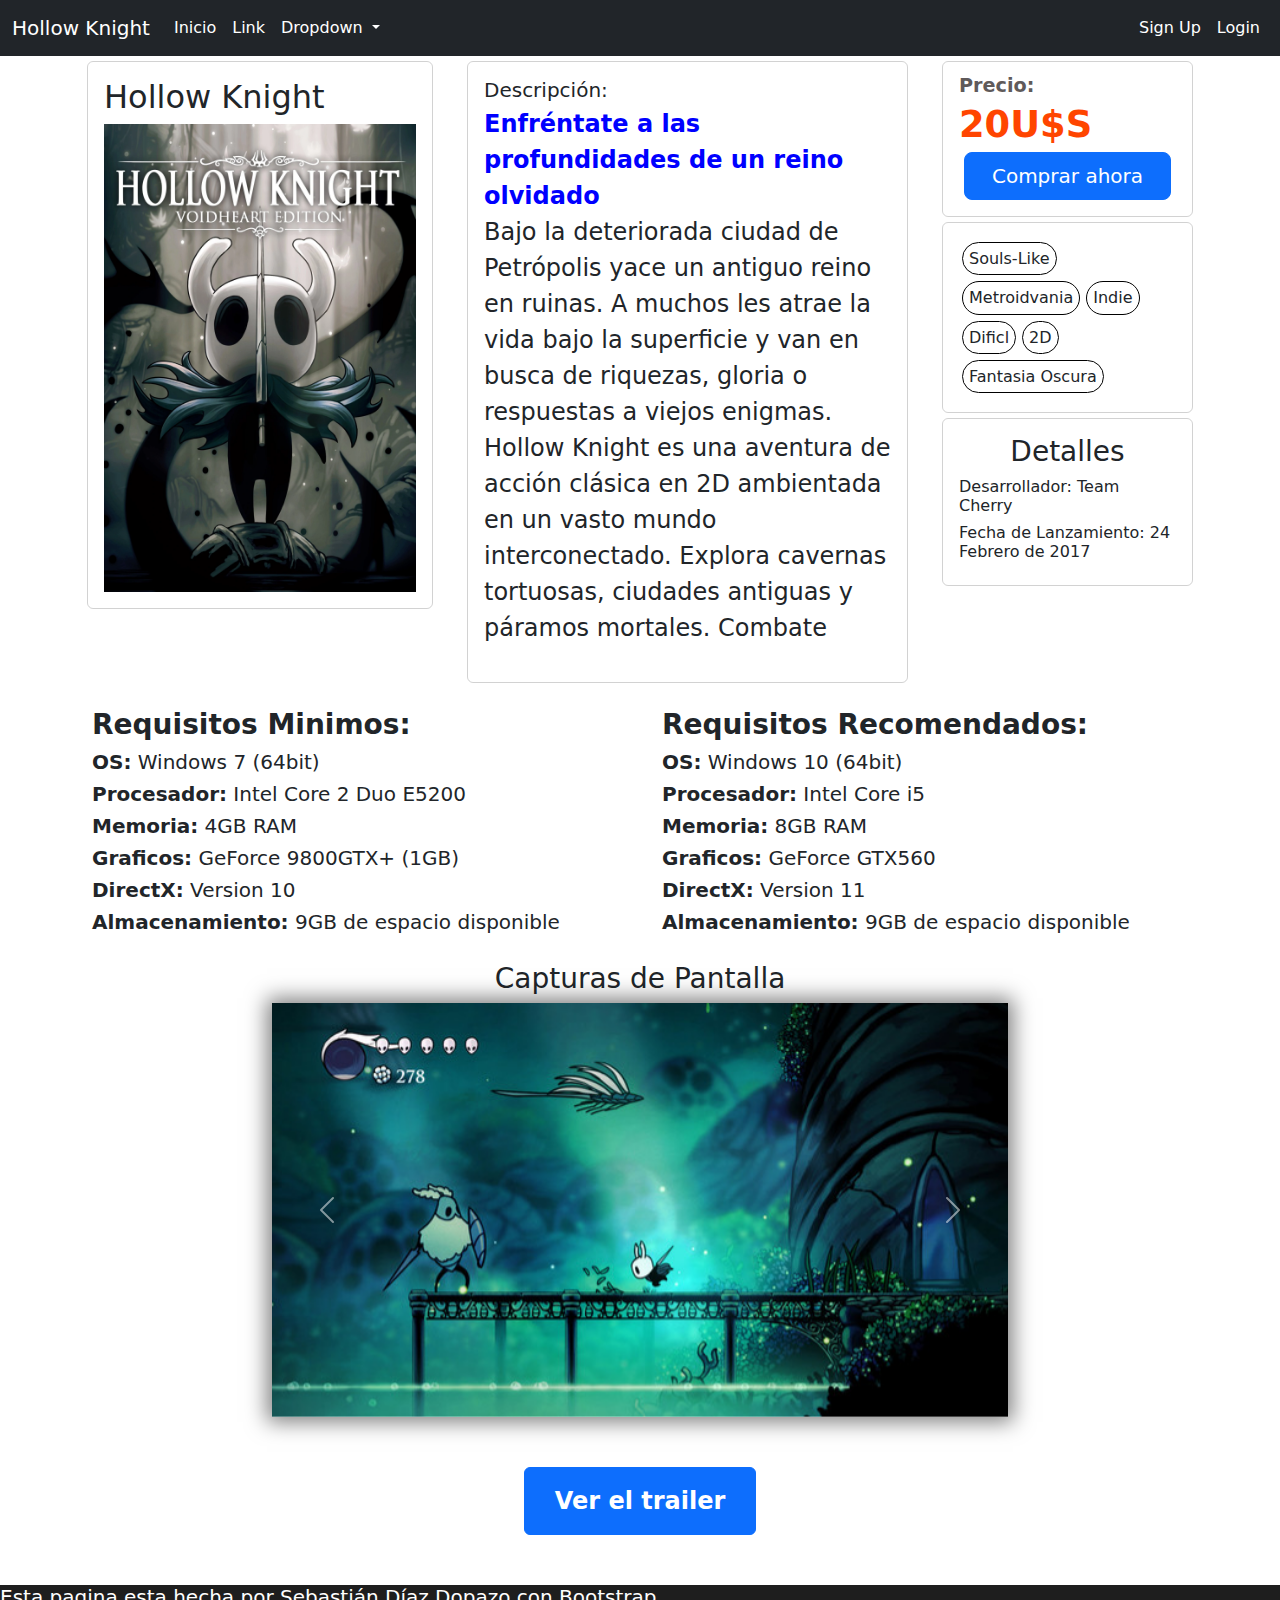
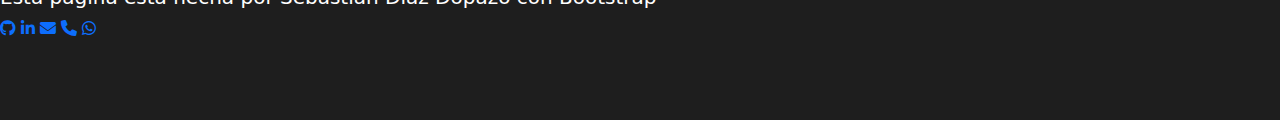
<file: hk.html>
<!DOCTYPE html>
<html lang="en">
  <head>
    <meta charset="UTF-8" />
    <meta http-equiv="X-UA-Compatible" content="IE=edge" />
    <meta name="viewport" content="width=device-width, initial-scale=1.0" />

    <!-- Bootstrap CSS & my CSS-->
    <link rel="stylesheet" href="bootstrap-5.2.0-beta1-dist/css/bootstrap-grid.min.css" />

    <link rel="stylesheet" href="bootstrap-5.2.0-beta1-dist/css/bootstrap.min.css" />

    <link rel="stylesheet" href="/styles/juego-pagina.css" />

    <link rel="stylesheet" href="/styles/footer.css" />

    <link rel="stylesheet" href="/styles/fontAwesome/all.min.css" />

    <title>Hollow Knight</title>
  </head>
  <body class="gamepage hk">
    <!-- Navbar -->
    <nav class="navbar navbar-expand-lg navbar-dark bg-dark">
      <div class="container-fluid">
        <a class="navbar-brand text-white" href="#">Hollow Knight</a>
        <button
          class="navbar-toggler"
          type="button"
          data-bs-toggle="collapse"
          data-bs-target="#navbarSupportedContent"
          aria-controls="navbarSupportedContent"
          aria-expanded="false"
          aria-label="Toggle navigation"
        >
          <span class="navbar-toggler-icon"></span>
        </button>
        <div class="collapse navbar-collapse" id="navbarSupportedContent">
          <ul class="navbar-nav me-auto mb-2 mb-lg-0">
            <li class="nav-item">
              <a class="nav-link active text-white" aria-current="page" href="/index.html"
                >Inicio</a
              >
            </li>
            <li class="nav-item">
              <a class="nav-link text-white" href="#">Link</a>
            </li>
            <li class="nav-item dropdown">
              <a
                class="nav-link dropdown-toggle text-white"
                href="#"
                id="navbarDropdown"
                role="button"
                data-bs-toggle="dropdown"
                aria-expanded="false"
              >
                Dropdown
              </a>
              <ul class="dropdown-menu bg-dark" aria-labelledby="navbarDropdown">
                <li><a class="dropdown-item text-white" href="#">Action</a></li>
                <li><a class="dropdown-item text-white" href="#">Another action</a></li>
                <li><a class="dropdown-item text-white" href="#">Something else here</a></li>
              </ul>
            </li>
          </ul>
          <div class="nav-login">
            <ul class="navbar-nav me-auto mb-2 mb-lg-0">
              <li class="nav-item">
                <a class="nav-link active text-white" href="/signup.html">Sign Up</a>
              </li>
              <li class="nav-item">
                <a class="nav-link active text-white" href="/login.html">Login</a>
              </li>
            </ul>
          </div>
        </div>
      </div>
    </nav>

    <!-- Juego -->

    <div class="container">
      <div class="row main">
        <div class="col-md-4">
          <div class="card cartaJuego">
            <div class="card-body">
              <h2 class="card-title">Hollow Knight</h2>
              <img class="img-fluid portadaPagina" src="/media/juegos/hk/hk-cover.webp" />
            </div>
          </div>
        </div>
        <div class="col-md-5">
          <div class="card cartaJuego">
            <div class="card-body">
              <h5 class="card-title">Descripción:</h5>
              <p class="descripcion">
                <label class="card-subtitle" for="titulo-descripcion"
                  >Enfréntate a las profundidades de un reino olvidado</label
                >Bajo la deteriorada ciudad de Petrópolis yace un antiguo reino en ruinas. A muchos
                les atrae la vida bajo la superficie y van en busca de riquezas, gloria o respuestas
                a viejos enigmas. Hollow Knight es una aventura de acción clásica en 2D ambientada
                en un vasto mundo interconectado. Explora cavernas tortuosas, ciudades antiguas y
                páramos mortales. Combate contra criaturas corrompidas, haz amistad con extraños
                insectos y resuelve los antiguos misterios que yacen en el corazón de reino.
              </p>
            </div>
          </div>
        </div>
        <div class="col-md-3">
          <div class="card card detalles">
            <div class="card-body comprar">
              <h2 class="card-subtitle precio">Precio:</h2>
              <label class="precio" for="precio">20U$S</label>
              <button class="btn btn-primary btn-lg">Comprar ahora</button>
            </div>
          </div>
          <div class="card card detalles">
            <div class="card-body tags">
              <div class="tag">
                <h6>Souls-Like</h6>
              </div>
              <div class="tag">
                <h6>Metroidvania</h6>
              </div>
              <div class="tag">
                <h6>Indie</h6>
              </div>
              <div class="tag">
                <h6>Dificl</h6>
              </div>
              <div class="tag">
                <h6>2D</h6>
              </div>
              <div class="tag">
                <h6>Fantasia Oscura</h6>
              </div>
            </div>
          </div>
          <div class="card detalles">
            <div class="card-body">
              <h3 style="text-align: center">Detalles</h3>
              <h6>Desarrollador: Team Cherry</h6>
              <h6>Fecha de Lanzamiento: 24 Febrero de 2017</h6>
            </div>
          </div>
        </div>
      </div>
    </div>

    <!-- Requisitos -->

    <div class="container">
      <div class="row">
        <div class="col requisitos">
          <h3><b>Requisitos Minimos:</b></h3>
          <h5><b>OS:</b> Windows 7 (64bit)</h5>
          <h5><b>Procesador:</b> Intel Core 2 Duo E5200</h5>
          <h5><b>Memoria:</b> 4GB RAM</h5>
          <h5><b>Graficos:</b> GeForce 9800GTX+ (1GB)</h5>
          <h5><b>DirectX:</b> Version 10</h5>
          <h5><b>Almacenamiento:</b> 9GB de espacio disponible</h5>
        </div>
        <div class="col requisitos">
          <h3><b>Requisitos Recomendados:</b></h3>
          <h5><b>OS:</b> Windows 10 (64bit)</h5>
          <h5><b>Procesador:</b> Intel Core i5</h5>
          <h5><b>Memoria:</b> 8GB RAM</h5>
          <h5><b>Graficos:</b> GeForce GTX560</h5>
          <h5><b>DirectX:</b> Version 11</h5>
          <h5><b>Almacenamiento:</b> 9GB de espacio disponible</h5>
        </div>
      </div>
    </div>

    <!-- Carousel -->

    <div class="container">
      <h3 style="text-align: center">Capturas de Pantalla</h3>
      <div class="row">
        <div class="col"></div>
        <div class="col-md-8 col-lg-8 col-sm-12">
          <div id="carouselExampleControls" class="carousel slide games" data-bs-ride="carousel">
            <div class="carousel-inner">
              <div class="carousel-item active">
                <img src="/media/juegos/hk/hk-1.jpg" class="d-block w-100 img-fluid" alt="..." />
              </div>
              <div class="carousel-item">
                <img src="/media/juegos/hk/hk-2.jpg" class="d-block w-100 img-fluid" alt="..." />
              </div>
              <div class="carousel-item">
                <img src="/media/juegos/hk/hk-3.jpg" class="d-block w-100 img-fluid" alt="..." />
              </div>
              <div class="carousel-item">
                <img src="/media/juegos/hk/hk-4.jpg" class="d-block w-100 img-fluid" alt="..." />
              </div>
              <div class="carousel-item">
                <img src="/media/juegos/hk/hk-5.jpg" class="d-block w-100 img-fluid" alt="..." />
              </div>
              <div class="carousel-item">
                <img src="/media/juegos/hk/hk-6.jpg" class="d-block w-100 img-fluid" alt="..." />
              </div>
              <div class="carousel-item">
                <img src="/media/juegos/hk/hk-7.jpg" class="d-block w-100 img-fluid" alt="..." />
              </div>
              <div class="carousel-item">
                <img src="/media/juegos/hk/hk-8.jpg" class="d-block w-100 img-fluid" alt="..." />
              </div>
              <div class="carousel-item">
                <img src="/media/juegos/hk/hk-9.jpg" class="d-block w-100 img-fluid" alt="..." />
              </div>
              <div class="carousel-item">
                <img src="/media/juegos/hk/hk-10.jpg" class="d-block w-100 img-fluid" alt="..." />
              </div>
              <div class="carousel-item">
                <img src="/media/juegos/hk/hk-11.jpg" class="d-block w-100 img-fluid" alt="..." />
              </div>
              <div class="carousel-item">
                <img src="/media/juegos/hk/hk-12.jpg" class="d-block w-100 img-fluid" alt="..." />
              </div>
              <div class="carousel-item">
                <img src="/media/juegos/hk/hk-13.jpg" class="d-block w-100 img-fluid" alt="..." />
              </div>
            </div>
            <button
              class="carousel-control-prev"
              type="button"
              data-bs-target="#carouselExampleControls"
              data-bs-slide="prev"
            >
              <span class="carousel-control-prev-icon" aria-hidden="true"></span>
              <span class="visually-hidden">Previous</span>
            </button>
            <button
              class="carousel-control-next"
              type="button"
              data-bs-target="#carouselExampleControls"
              data-bs-slide="next"
            >
              <span class="carousel-control-next-icon" aria-hidden="true"></span>
              <span class="visually-hidden">Next</span>
            </button>
          </div>
        </div>
        <div class="col"></div>
      </div>
    </div>

    <button
      type="button"
      class="btn btn-primary botonTrailer"
      data-bs-toggle="modal"
      data-bs-target="#exampleModal"
    >
      Ver el trailer
    </button>

    <!-- Modal -->

    <div
      class="modal fade"
      id="exampleModal"
      tabindex="-1"
      aria-labelledby="exampleModalLabel"
      aria-hidden="true"
    >
      <div class="modal-dialog modal-xl">
        <div class="modal-content">
          <iframe
            width="100%"
            height="auto"
            src="https://www.youtube.com/embed/UAO2urG23S4"
            title="YouTube video player"
            frameborder="0"
            allow="accelerometer; autoplay; clipboard-write; encrypted-media; gyroscope; picture-in-picture"
            allowfullscreen
          ></iframe>
        </div>
      </div>
    </div>

    <!-- Footer -->
    <footer>
      <h5>Esta pagina esta hecha por Sebastián Díaz Dopazo con Bootstrap</h5>

      <div class="iconos">
        <a target="_blank" href="https://github.com/Shivu-a?tab=repositories"
          ><i class="fa-brands fa-github"></i
        ></a>
        <a
          target="_blank"
          href="https://www.linkedin.com/in/sebasti%C3%A1n-d%C3%ADaz-dopazo-95b688235/"
          ><i class="fa-brands fa-linkedin-in"></i
        ></a>
        <a target="_blank" href="mailto:sebastiandiazdopazo@gmail.com"
          ><i class="fa-solid fa-envelope"></i
        ></a>
        <a href="tel:+59892302595"><i class="fa-solid fa-phone"></i></a>
        <a target="_blank" href="https://wa.me/message/VUGV3ZGKPTZTO1"
          ><i class="fa-brands fa-whatsapp"></i
        ></a>
      </div>
    </footer>

    <script src="/bootstrap-5.2.0-beta1-dist/js/bootstrap.bundle.min.js"></script>
  </body>
</html>
</file>
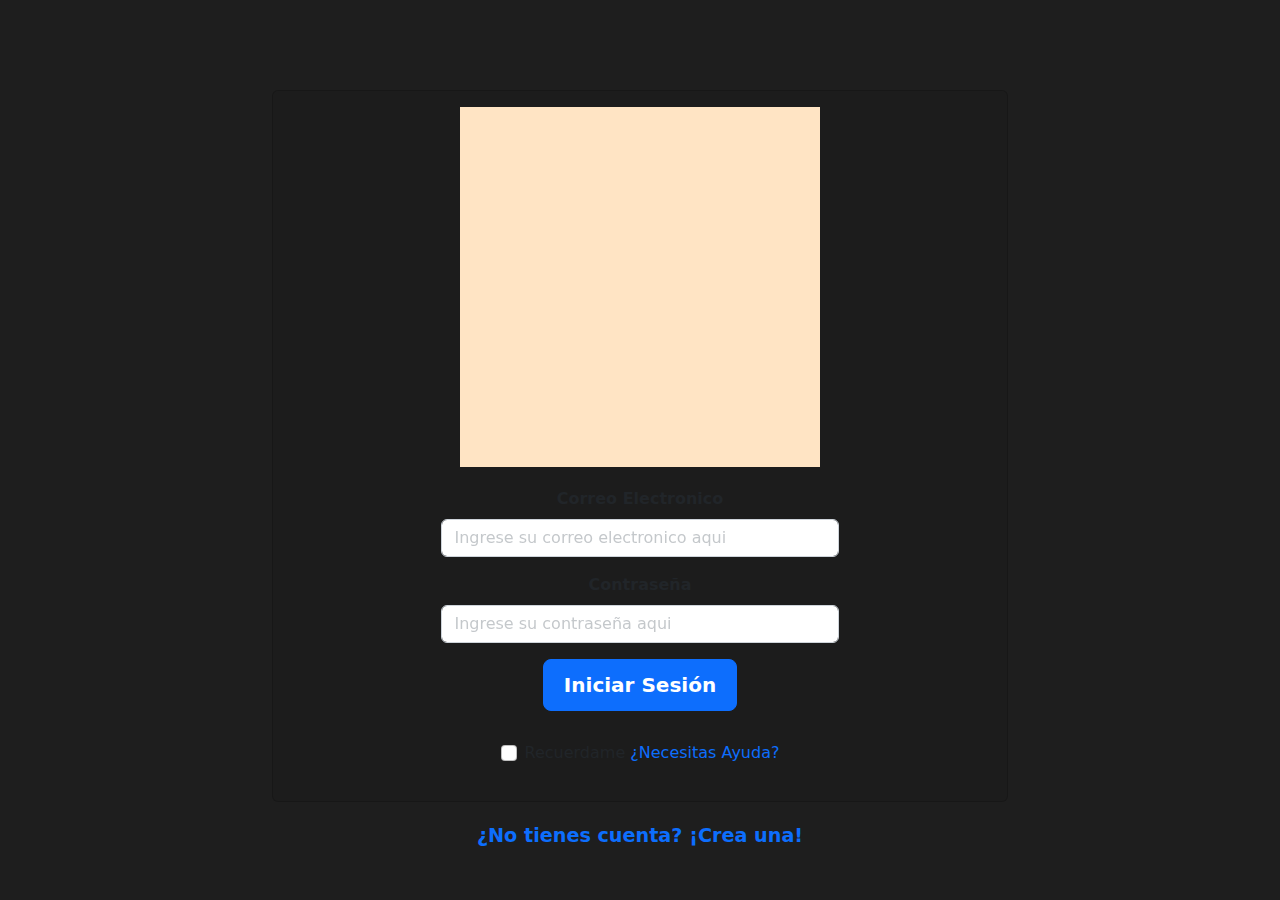
<file: login.html>
<!DOCTYPE html>
<html lang="en">
  <head>
    <!-- Required meta tags -->
    <meta charset="utf-8" />
    <meta name="viewport" content="width=device-width, initial-scale=1" />

    <!-- Bootstrap CSS & my CSS-->
    <link rel="stylesheet" href="bootstrap-5.2.0-beta1-dist/css/bootstrap-grid.min.css" />

    <link rel="stylesheet" href="bootstrap-5.2.0-beta1-dist/css/bootstrap.min.css" />

    <link rel="stylesheet" href="styles.css" />

    <title>Login</title>
  </head>
  <body class="login-body">
    <div class="container">
      <div class="row">
        <div class="col"></div>
        <div class="col-sm-12 col-md-8">
          <div class="card">
            <div class="card-body">
              <div class="imagenFalsa img-fluid"></div>
              <form class="login-form">
                <div class="mb-3">
                  <label for="exampleInputEmail1" class="form-label">Correo Electronico</label>
                  <input
                    type="email"
                    class="form-control"
                    id="exampleInputEmail1"
                    aria-describedby="emailHelp"
                    placeholder="Ingrese su correo electronico aqui"
                  />
                </div>
                <div class="mb-3">
                  <label for="exampleInputPassword1" class="form-label">Contraseña</label>
                  <input
                    type="password"
                    class="form-control"
                    id="exampleInputPassword1"
                    placeholder="Ingrese su contraseña aqui"
                  />
                </div>
                <button type="submit" class="btn btn-primary btn-lg">Iniciar Sesión</button>
                <div class="form-check">
                  <input class="form-check-input" type="checkbox" value="" id="flexCheckDefault" />
                  <label class="form-check-label" for="flexCheckDefault">
                    Recuerdame
                    <a
                      class="anchor-remember-me-help"
                      href="#"
                      target="_blank"
                      rel="noopener noreferrer"
                      >¿Necesitas Ayuda?</a
                    ></label
                  >
                </div>
              </form>
            </div>
          </div>
        </div>
        <div class="col"></div>
      </div>
      <div class="row">
        <div class="col">
          <a href="http://" class="anchor-sign-up" target="_blank" rel="noopener noreferrer"
            >¿No tienes cuenta? ¡Crea una!</a
          >
        </div>
      </div>
    </div>

    <script src="/bootstrap-5.2.0-beta1-dist/js/bootstrap.bundle.min.js"></script>
  </body>
</html>
</file>
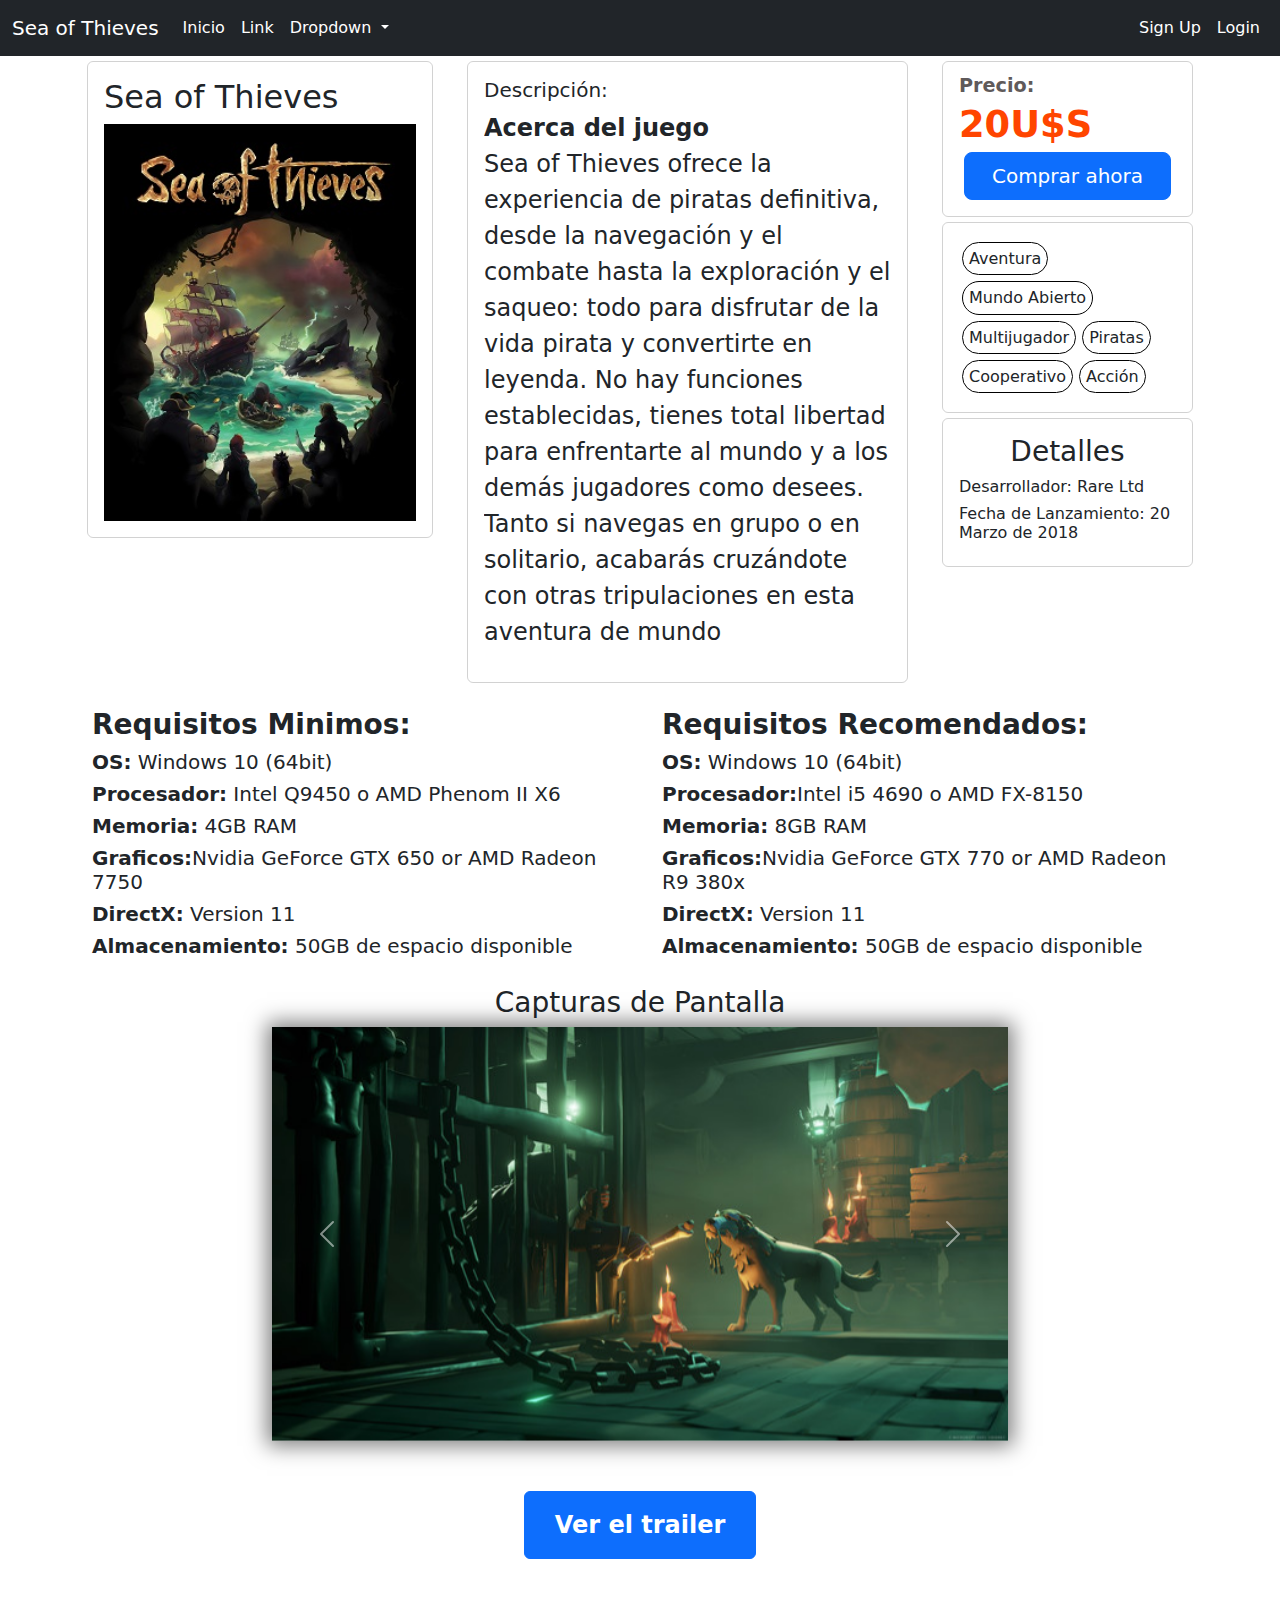
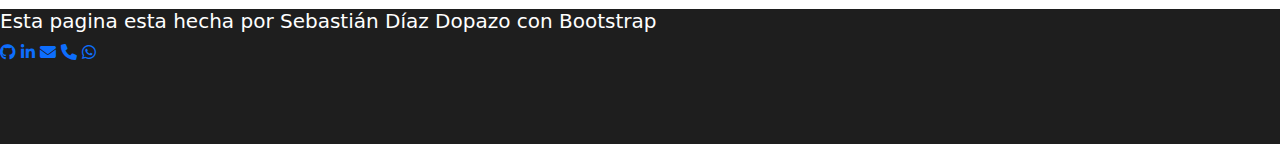
<file: sea-of-thieves.html>
<!DOCTYPE html>
<html lang="en">
  <head>
    <meta charset="UTF-8" />
    <meta http-equiv="X-UA-Compatible" content="IE=edge" />
    <meta name="viewport" content="width=device-width, initial-scale=1.0" />

    <!-- Bootstrap CSS & my CSS-->
    <link rel="stylesheet" href="bootstrap-5.2.0-beta1-dist/css/bootstrap-grid.min.css" />

    <link rel="stylesheet" href="bootstrap-5.2.0-beta1-dist/css/bootstrap.min.css" />

    <link rel="stylesheet" href="/styles/juego-pagina.css" />

    <link rel="stylesheet" href="/styles/footer.css" />

    <link rel="stylesheet" href="/styles/fontAwesome/all.min.css" />

    <title>Sea of Thieves</title>
  </head>
  <body class="gamepage hk">
    <!-- Navbar -->
    <nav class="navbar navbar-expand-lg navbar-dark bg-dark">
      <div class="container-fluid">
        <a class="navbar-brand text-white" href="#">Sea of Thieves</a>
        <button
          class="navbar-toggler"
          type="button"
          data-bs-toggle="collapse"
          data-bs-target="#navbarSupportedContent"
          aria-controls="navbarSupportedContent"
          aria-expanded="false"
          aria-label="Toggle navigation"
        >
          <span class="navbar-toggler-icon"></span>
        </button>
        <div class="collapse navbar-collapse" id="navbarSupportedContent">
          <ul class="navbar-nav me-auto mb-2 mb-lg-0">
            <li class="nav-item">
              <a class="nav-link active text-white" aria-current="page" href="/index.html"
                >Inicio</a
              >
            </li>
            <li class="nav-item">
              <a class="nav-link text-white" href="#">Link</a>
            </li>
            <li class="nav-item dropdown">
              <a
                class="nav-link dropdown-toggle text-white"
                href="#"
                id="navbarDropdown"
                role="button"
                data-bs-toggle="dropdown"
                aria-expanded="false"
              >
                Dropdown
              </a>
              <ul class="dropdown-menu bg-dark" aria-labelledby="navbarDropdown">
                <li><a class="dropdown-item text-white" href="#">Action</a></li>
                <li><a class="dropdown-item text-white" href="#">Another action</a></li>
                <li><a class="dropdown-item text-white" href="#">Something else here</a></li>
              </ul>
            </li>
          </ul>
          <div class="nav-login">
            <ul class="navbar-nav me-auto mb-2 mb-lg-0">
              <li class="nav-item">
                <a class="nav-link active text-white" href="/signup.html">Sign Up</a>
              </li>
              <li class="nav-item">
                <a class="nav-link active text-white" href="/login.html">Login</a>
              </li>
            </ul>
          </div>
        </div>
      </div>
    </nav>

    <!-- Juego -->

    <div class="container">
      <div class="row main">
        <div class="col-md-4">
          <div class="card cartaJuego">
            <div class="card-body">
              <h2 class="card-title">Sea of Thieves</h2>
              <img
                class="img-fluid portadaPagina"
                src="/media/juegos/sea-of-thieves/Sea_of_thieves_cover.jpg"
              />
            </div>
          </div>
        </div>
        <div class="col-md-5">
          <div class="card cartaJuego">
            <div class="card-body">
              <h5 class="card-title">Descripción:</h5>
              <p class="descripcion">
                <b>Acerca del juego</b><br />
                Sea of Thieves ofrece la experiencia de piratas definitiva, desde la navegación y el
                combate hasta la exploración y el saqueo: todo para disfrutar de la vida pirata y
                convertirte en leyenda. No hay funciones establecidas, tienes total libertad para
                enfrentarte al mundo y a los demás jugadores como desees. Tanto si navegas en grupo
                o en solitario, acabarás cruzándote con otras tripulaciones en esta aventura de
                mundo compartido..., pero ¿serán amigos o enemigos? ¿Cómo responderás?
                <br /><b>Un enorme mundo abierto</b><br />
                Explora un enorme mundo abierto plagado de islas vírgenes, barcos hundidos y
                artefactos misteriosos. Embárcate en misiones en busca de tesoros perdidos,
                capitanes esqueleto malditos o mercancías valiosas para las compañías comerciales.
                Vete de caza y de pesca o elige entre cientos de objetivos opcionales y misiones
                secundarias. <br /><b>Sea of Thieves: La vida pirata</b><br />
                Disfruta de campañas narrativas únicas en los Grandes relatos de Sea of Thieves y
                une fuerzas con el capitán Jack Sparrow en la nueva historia original que lleva a
                Disney’s Pirates of the Caribbean a Sea of Thieves. Estas misiones inmersivas y
                cinemáticas ofrecen alrededor de 30 horas de diversión pirata asegurada.
                <br /><b>Conviértete en una leyenda</b><br />
                Durante tu aventura para convertirte en pirata legendario conseguirás botín, te
                labrarás una reputación y definirás tu estilo único personal gracias a las
                recompensas que habrás conseguido con tu trabajo: amante de las aventuras,
                explorador, conquistador... ¿Cuál será tu leyenda? <br /><b
                  >Un juego en constante crecimiento</b
                ><br />
                Con cinco expansiones importantes y casi un año de actualizaciones mensuales, Sea of
                Thieves es un juego basado en servicios que está en continuo crecimiento y
                evolución. Vuelve cada mes para descubrir el contenido nuevo que hemos añadido.
              </p>
            </div>
          </div>
        </div>
        <div class="col-md-3">
          <div class="card card detalles">
            <div class="card-body comprar">
              <h2 class="card-subtitle precio">Precio:</h2>
              <label class="precio" for="precio">20U$S</label>
              <button class="btn btn-primary btn-lg">Comprar ahora</button>
            </div>
          </div>
          <div class="card card detalles">
            <div class="card-body tags">
              <div class="tag">
                <h6>Aventura</h6>
              </div>
              <div class="tag">
                <h6>Mundo Abierto</h6>
              </div>
              <div class="tag">
                <h6>Multijugador</h6>
              </div>
              <div class="tag">
                <h6>Piratas</h6>
              </div>
              <div class="tag">
                <h6>Cooperativo</h6>
              </div>
              <div class="tag">
                <h6>Acción</h6>
              </div>
            </div>
          </div>
          <div class="card detalles">
            <div class="card-body">
              <h3 style="text-align: center">Detalles</h3>
              <h6>Desarrollador: Rare Ltd</h6>
              <h6>Fecha de Lanzamiento: 20 Marzo de 2018</h6>
            </div>
          </div>
        </div>
      </div>
    </div>

    <!-- Requisitos -->

    <div class="container">
      <div class="row">
        <div class="col requisitos">
          <h3><b>Requisitos Minimos:</b></h3>
          <h5><b>OS:</b> Windows 10 (64bit)</h5>
          <h5><b>Procesador:</b> Intel Q9450 o AMD Phenom II X6</h5>
          <h5><b>Memoria:</b> 4GB RAM</h5>
          <h5><b>Graficos:</b>Nvidia GeForce GTX 650 or AMD Radeon 7750</h5>
          <h5><b>DirectX:</b> Version 11</h5>
          <h5><b>Almacenamiento:</b> 50GB de espacio disponible</h5>
        </div>
        <div class="col requisitos">
          <h3><b>Requisitos Recomendados:</b></h3>
          <h5><b>OS:</b> Windows 10 (64bit)</h5>
          <h5><b>Procesador:</b>Intel i5 4690 o AMD FX-8150</h5>
          <h5><b>Memoria:</b> 8GB RAM</h5>
          <h5><b>Graficos:</b>Nvidia GeForce GTX 770 or AMD Radeon R9 380x</h5>
          <h5><b>DirectX:</b> Version 11</h5>
          <h5><b>Almacenamiento:</b> 50GB de espacio disponible</h5>
        </div>
      </div>
    </div>

    <!-- Carousel -->

    <div class="container">
      <h3 style="text-align: center">Capturas de Pantalla</h3>
      <div class="row">
        <div class="col"></div>
        <div class="col-md-8 col-lg-8 col-sm-12">
          <div id="carouselExampleControls" class="carousel slide games" data-bs-ride="carousel">
            <div class="carousel-inner">
              <div class="carousel-item active">
                <img
                  src="/media/juegos/sea-of-thieves/sea-of-thieves1.jpg"
                  class="d-block w-100 img-fluid"
                  alt="..."
                />
              </div>
              <div class="carousel-item">
                <img
                  src="/media/juegos/sea-of-thieves/sea-of-thieves2.jpg"
                  class="d-block w-100 img-fluid"
                  alt="..."
                />
              </div>
              <div class="carousel-item">
                <img
                  src="/media/juegos/sea-of-thieves/sea-of-thieves3.jpg"
                  class="d-block w-100 img-fluid"
                  alt="..."
                />
              </div>
              <div class="carousel-item">
                <img
                  src="/media/juegos/sea-of-thieves/sea-of-thieves4.jpg"
                  class="d-block w-100 img-fluid"
                  alt="..."
                />
              </div>
              <div class="carousel-item">
                <img
                  src="/media/juegos/sea-of-thieves/sea-of-thieves5.jpg"
                  class="d-block w-100 img-fluid"
                  alt="..."
                />
              </div>
              <div class="carousel-item">
                <img
                  src="/media/juegos/sea-of-thieves/sea-of-thieves6.jpg"
                  class="d-block w-100 img-fluid"
                  alt="..."
                />
              </div>
              <div class="carousel-item">
                <img
                  src="/media/juegos/sea-of-thieves/sea-of-thieves7.jpg"
                  class="d-block w-100 img-fluid"
                  alt="..."
                />
              </div>
              <div class="carousel-item">
                <img
                  src="/media/juegos/sea-of-thieves/sea-of-thieves.jpg"
                  class="d-block w-100 img-fluid"
                  alt="..."
                />
              </div>
            </div>
            <button
              class="carousel-control-prev"
              type="button"
              data-bs-target="#carouselExampleControls"
              data-bs-slide="prev"
            >
              <span class="carousel-control-prev-icon" aria-hidden="true"></span>
              <span class="visually-hidden">Previous</span>
            </button>
            <button
              class="carousel-control-next"
              type="button"
              data-bs-target="#carouselExampleControls"
              data-bs-slide="next"
            >
              <span class="carousel-control-next-icon" aria-hidden="true"></span>
              <span class="visually-hidden">Next</span>
            </button>
          </div>
        </div>
        <div class="col"></div>
      </div>
    </div>

    <button
      type="button"
      class="btn btn-primary botonTrailer"
      data-bs-toggle="modal"
      data-bs-target="#exampleModal"
    >
      Ver el trailer
    </button>

    <!-- Modal -->

    <div
      class="modal fade"
      id="exampleModal"
      tabindex="-1"
      aria-labelledby="exampleModalLabel"
      aria-hidden="true"
    >
      <div class="modal-dialog modal-xl">
        <div class="modal-content">
          <iframe
            width="100%"
            height="auto"
            src="https://www.youtube.com/embed/r5JIBaasuE8"
            title="YouTube video player"
            frameborder="0"
            allow="accelerometer; autoplay; clipboard-write; encrypted-media; gyroscope; picture-in-picture"
            allowfullscreen
          ></iframe>
        </div>
      </div>
    </div>

    <!-- Footer -->

    <footer>
      <h5>Esta pagina esta hecha por Sebastián Díaz Dopazo con Bootstrap</h5>

      <div class="iconos">
        <a target="_blank" href="https://github.com/Shivu-a?tab=repositories"
          ><i class="fa-brands fa-github"></i
        ></a>
        <a
          target="_blank"
          href="https://www.linkedin.com/in/sebasti%C3%A1n-d%C3%ADaz-dopazo-95b688235/"
          ><i class="fa-brands fa-linkedin-in"></i
        ></a>
        <a target="_blank" href="mailto:sebastiandiazdopazo@gmail.com"
          ><i class="fa-solid fa-envelope"></i
        ></a>
        <a href="tel:+59892302595"><i class="fa-solid fa-phone"></i></a>
        <a target="_blank" href="https://wa.me/message/VUGV3ZGKPTZTO1"
          ><i class="fa-brands fa-whatsapp"></i
        ></a>
      </div>
    </footer>

    <script src="/bootstrap-5.2.0-beta1-dist/js/bootstrap.bundle.min.js"></script>
  </body>
</html>
</file>
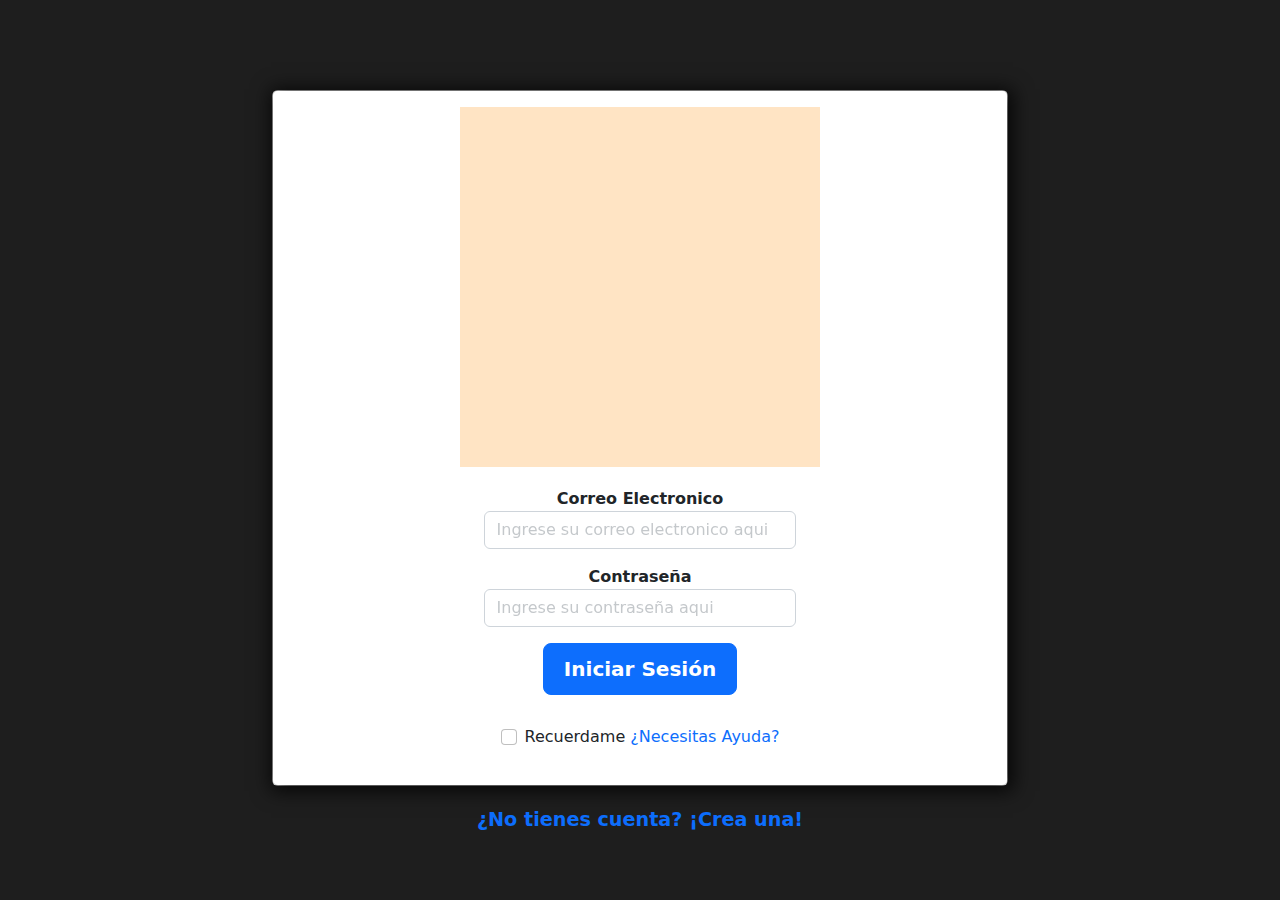
<file: signup.html>
<!DOCTYPE html>
<html lang="en">
  <head>
    <!-- Required meta tags -->
    <meta charset="utf-8" />
    <meta name="viewport" content="width=device-width, initial-scale=1" />

    <!-- Bootstrap CSS & my CSS-->
    <link rel="stylesheet" href="bootstrap-5.2.0-beta1-dist/css/bootstrap-grid.min.css" />

    <link rel="stylesheet" href="bootstrap-5.2.0-beta1-dist/css/bootstrap.min.css" />

    <link rel="stylesheet" href="/styles/login.css" />

    <title>Login</title>
  </head>
  <body class="login-body">
    <div class="container">
      <div class="row">
        <div class="col"></div>
        <div class="col-sm-12 col-md-8">
          <div class="card">
            <div class="card-body login">
              <div class="imagenFalsa img-fluid"></div>
              <form class="login-form">
                <div class="mb-3">
                  <label for="exampleInputEmail1" class="form-label">Correo Electronico</label>
                  <input
                    type="email"
                    class="form-control"
                    id="exampleInputEmail1"
                    aria-describedby="emailHelp"
                    placeholder="Ingrese su correo electronico aqui"
                  />
                </div>
                <div class="mb-3">
                  <label for="exampleInputPassword1" class="form-label">Contraseña</label>
                  <input
                    type="password"
                    class="form-control"
                    id="exampleInputPassword1"
                    placeholder="Ingrese su contraseña aqui"
                  />
                </div>
                <button type="submit" class="btn btn-primary btn-lg">Iniciar Sesión</button>
                <div class="form-check">
                  <input class="form-check-input" type="checkbox" value="" id="flexCheckDefault" />
                  <label class="form-check-label" for="flexCheckDefault">
                    Recuerdame
                    <a
                      class="anchor-remember-me-help"
                      href="#"
                      target="_blank"
                      rel="noopener noreferrer"
                      >¿Necesitas Ayuda?</a
                    ></label
                  >
                </div>
              </form>
            </div>
          </div>
        </div>
        <div class="col"></div>
      </div>
      <div class="row">
        <div class="col">
          <a href="http://" class="anchor-sign-up" target="_blank" rel="noopener noreferrer"
            >¿No tienes cuenta? ¡Crea una!</a
          >
        </div>
      </div>
    </div>

    <script src="/bootstrap-5.2.0-beta1-dist/js/bootstrap.bundle.min.js"></script>
  </body>
</html>
</file>
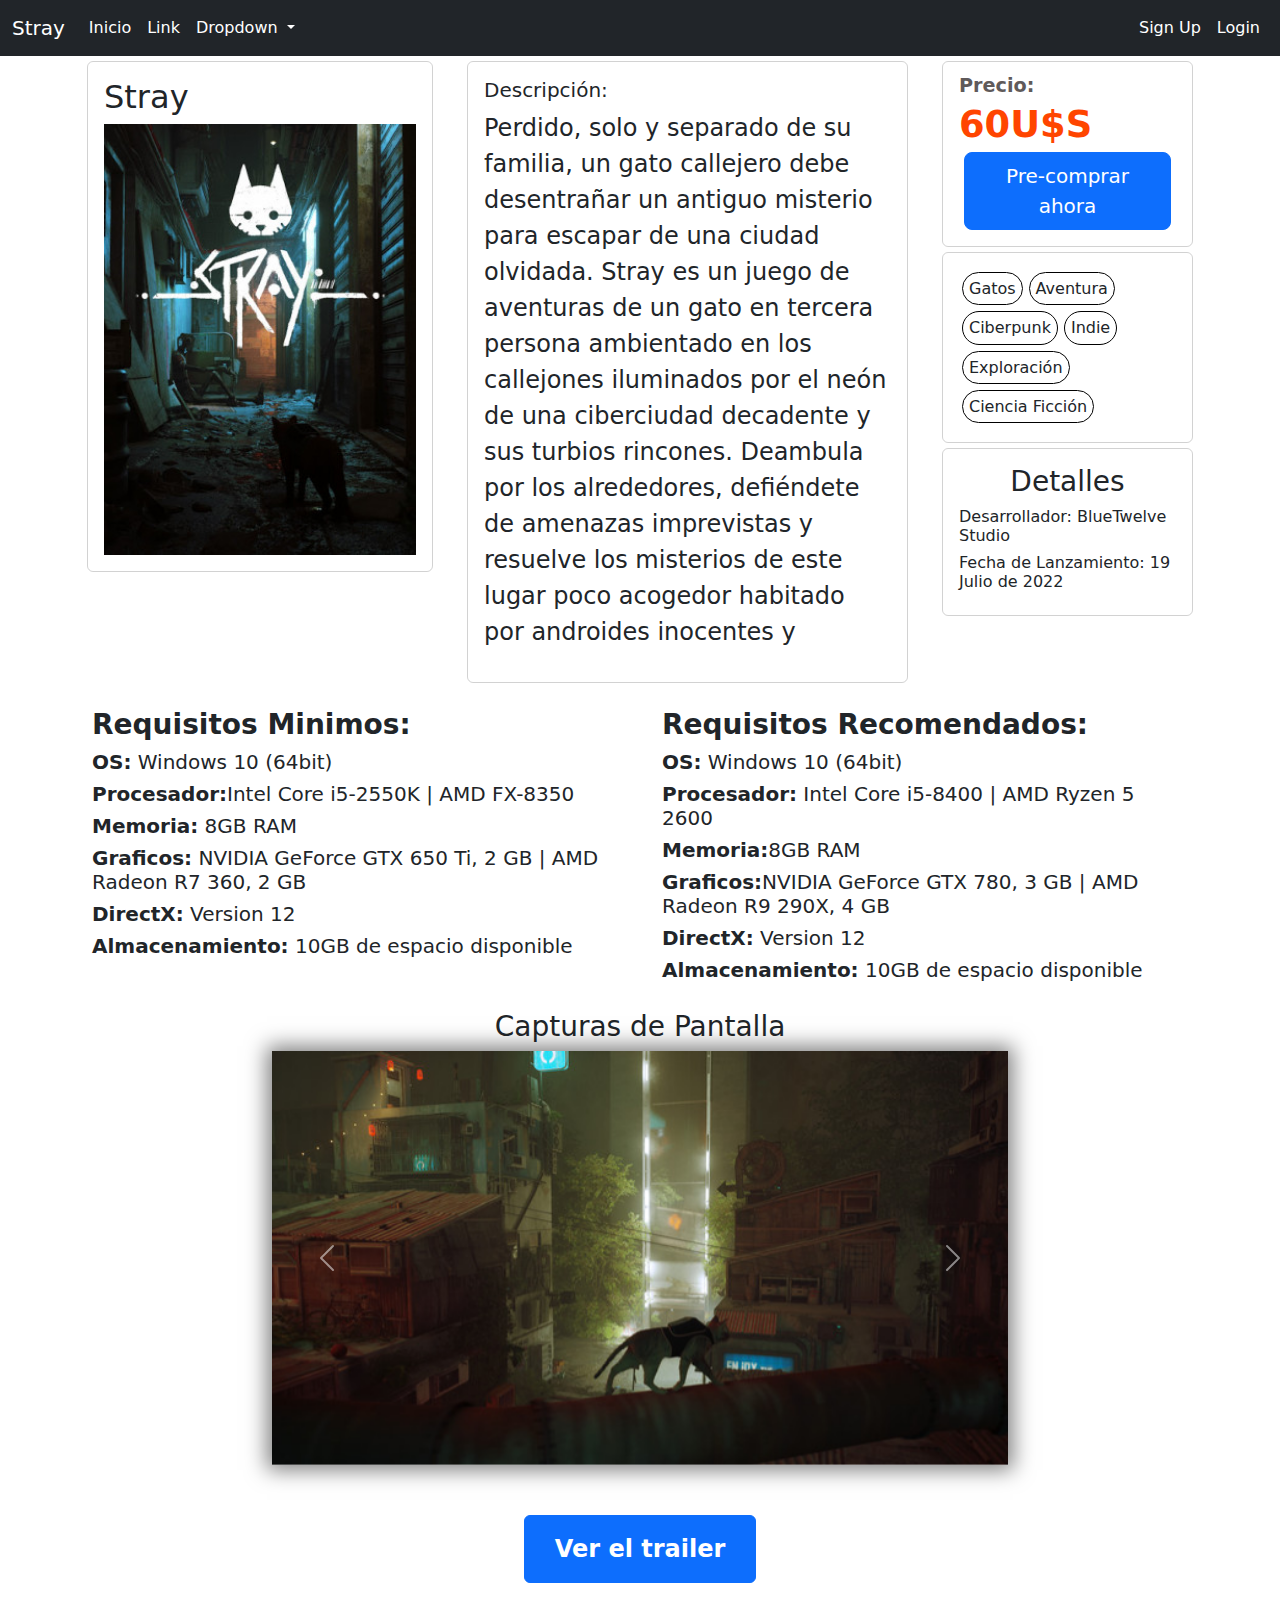
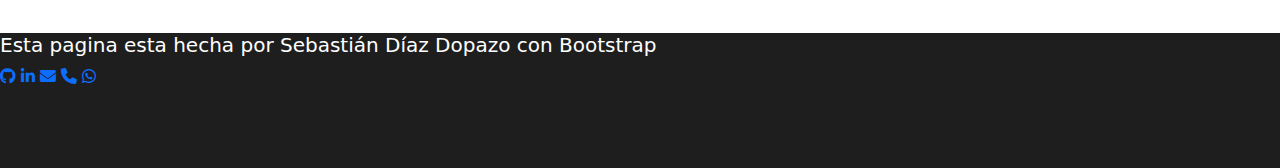
<file: stray.html>
<!DOCTYPE html>
<html lang="en">
  <head>
    <meta charset="UTF-8" />
    <meta http-equiv="X-UA-Compatible" content="IE=edge" />
    <meta name="viewport" content="width=device-width, initial-scale=1.0" />

    <!-- Bootstrap CSS & my CSS-->
    <link rel="stylesheet" href="bootstrap-5.2.0-beta1-dist/css/bootstrap-grid.min.css" />

    <link rel="stylesheet" href="bootstrap-5.2.0-beta1-dist/css/bootstrap.min.css" />

    <link rel="stylesheet" href="/styles/juego-pagina.css" />

    <link rel="stylesheet" href="/styles/footer.css" />

    <link rel="stylesheet" href="/styles/fontAwesome/all.min.css" />

    <title>Stray</title>
  </head>
  <body class="gamepage hk">
    <!-- Navbar -->
    <nav class="navbar navbar-expand-lg navbar-dark bg-dark">
      <div class="container-fluid">
        <a class="navbar-brand text-white" href="#">Stray</a>
        <button
          class="navbar-toggler"
          type="button"
          data-bs-toggle="collapse"
          data-bs-target="#navbarSupportedContent"
          aria-controls="navbarSupportedContent"
          aria-expanded="false"
          aria-label="Toggle navigation"
        >
          <span class="navbar-toggler-icon"></span>
        </button>
        <div class="collapse navbar-collapse" id="navbarSupportedContent">
          <ul class="navbar-nav me-auto mb-2 mb-lg-0">
            <li class="nav-item">
              <a class="nav-link active text-white" aria-current="page" href="/index.html"
                >Inicio</a
              >
            </li>
            <li class="nav-item">
              <a class="nav-link text-white" href="#">Link</a>
            </li>
            <li class="nav-item dropdown">
              <a
                class="nav-link dropdown-toggle text-white"
                href="#"
                id="navbarDropdown"
                role="button"
                data-bs-toggle="dropdown"
                aria-expanded="false"
              >
                Dropdown
              </a>
              <ul class="dropdown-menu bg-dark" aria-labelledby="navbarDropdown">
                <li><a class="dropdown-item text-white" href="#">Action</a></li>
                <li><a class="dropdown-item text-white" href="#">Another action</a></li>
                <li><a class="dropdown-item text-white" href="#">Something else here</a></li>
              </ul>
            </li>
          </ul>
          <div class="nav-login">
            <ul class="navbar-nav me-auto mb-2 mb-lg-0">
              <li class="nav-item">
                <a class="nav-link active text-white" href="/signup.html">Sign Up</a>
              </li>
              <li class="nav-item">
                <a class="nav-link active text-white" href="/login.html">Login</a>
              </li>
            </ul>
          </div>
        </div>
      </div>
    </nav>

    <!-- Juego -->

    <div class="container">
      <div class="row main">
        <div class="col-md-4">
          <div class="card cartaJuego">
            <div class="card-body">
              <h2 class="card-title">Stray</h2>
              <img class="img-fluid portadaPagina" src="/media/juegos/stray/stray-cover.jpg" />
            </div>
          </div>
        </div>
        <div class="col-md-5">
          <div class="card cartaJuego">
            <div class="card-body">
              <h5 class="card-title">Descripción:</h5>
              <p class="descripcion">
                Perdido, solo y separado de su familia, un gato callejero debe desentrañar un
                antiguo misterio para escapar de una ciudad olvidada. Stray es un juego de aventuras
                de un gato en tercera persona ambientado en los callejones iluminados por el neón de
                una ciberciudad decadente y sus turbios rincones. Deambula por los alrededores,
                defiéndete de amenazas imprevistas y resuelve los misterios de este lugar poco
                acogedor habitado por androides inocentes y criaturas peligrosas. Ve el mundo a
                través de los ojos de un gato callejero e interactúa con el escenario de formas
                lúdicas. Sé sigiloso, ágil, tonto y, a veces, lo más molesto que puedas con los
                extraños habitantes de este mundo extraño. Por el camino, el gato se hará amigo de
                un pequeño dron volador, conocido como B-12. Con la ayuda de este nuevo compañero,
                la pareja intentará encontrar una salida. Stray ha sido desarrollado por BlueTwelve
                Studio, un pequeño equipo del sur de Francia compuesto principalmente por gatos y
                unos cuantos humanos.
              </p>
            </div>
          </div>
        </div>
        <div class="col-md-3">
          <div class="card card detalles">
            <div class="card-body comprar">
              <h2 class="card-subtitle precio">Precio:</h2>
              <label class="precio" for="precio">60U$S</label>
              <button class="btn btn-primary btn-lg">Pre-comprar ahora</button>
            </div>
          </div>
          <div class="card card detalles">
            <div class="card-body tags">
              <div class="tag">
                <h6>Gatos</h6>
              </div>
              <div class="tag">
                <h6>Aventura</h6>
              </div>
              <div class="tag">
                <h6>Ciberpunk</h6>
              </div>
              <div class="tag">
                <h6>Indie</h6>
              </div>
              <div class="tag">
                <h6>Exploración</h6>
              </div>
              <div class="tag">
                <h6>Ciencia Ficción</h6>
              </div>
            </div>
          </div>
          <div class="card detalles">
            <div class="card-body">
              <h3 style="text-align: center">Detalles</h3>
              <h6>Desarrollador: BlueTwelve Studio</h6>
              <h6>Fecha de Lanzamiento: 19 Julio de 2022</h6>
            </div>
          </div>
        </div>
      </div>
    </div>

    <!-- Requisitos -->

    <div class="container">
      <div class="row">
        <div class="col requisitos">
          <h3><b>Requisitos Minimos:</b></h3>
          <h5><b>OS:</b> Windows 10 (64bit)</h5>
          <h5><b>Procesador:</b>Intel Core i5-2550K | AMD FX-8350</h5>
          <h5><b>Memoria:</b> 8GB RAM</h5>
          <h5><b>Graficos:</b> NVIDIA GeForce GTX 650 Ti, 2 GB | AMD Radeon R7 360, 2 GB</h5>
          <h5><b>DirectX:</b> Version 12</h5>
          <h5><b>Almacenamiento:</b> 10GB de espacio disponible</h5>
        </div>
        <div class="col requisitos">
          <h3><b>Requisitos Recomendados:</b></h3>
          <h5><b>OS:</b> Windows 10 (64bit)</h5>
          <h5><b>Procesador:</b> Intel Core i5-8400 | AMD Ryzen 5 2600</h5>
          <h5><b>Memoria:</b>8GB RAM</h5>
          <h5><b>Graficos:</b>NVIDIA GeForce GTX 780, 3 GB | AMD Radeon R9 290X, 4 GB</h5>
          <h5><b>DirectX:</b> Version 12</h5>
          <h5><b>Almacenamiento:</b> 10GB de espacio disponible</h5>
        </div>
      </div>
    </div>

    <!-- Carousel -->

    <div class="container">
      <h3 style="text-align: center">Capturas de Pantalla</h3>
      <div class="row">
        <div class="col"></div>
        <div class="col-md-8 col-lg-8 col-sm-12">
          <div id="carouselExampleControls" class="carousel slide games" data-bs-ride="carousel">
            <div class="carousel-inner">
              <div class="carousel-item active">
                <img
                  src="/media/juegos/stray/stray1.jpg"
                  class="d-block w-100 img-fluid"
                  alt="..."
                />
              </div>
              <div class="carousel-item">
                <img
                  src="/media/juegos/stray/stray2.jpg"
                  class="d-block w-100 img-fluid"
                  alt="..."
                />
              </div>
              <div class="carousel-item">
                <img
                  src="/media/juegos/stray/stray3.jpg"
                  class="d-block w-100 img-fluid"
                  alt="..."
                />
              </div>
              <div class="carousel-item">
                <img
                  src="/media/juegos/stray/stray4.jpg"
                  class="d-block w-100 img-fluid"
                  alt="..."
                />
              </div>
              <div class="carousel-item">
                <img
                  src="/media/juegos/stray/stray5.jpg"
                  class="d-block w-100 img-fluid"
                  alt="..."
                />
              </div>
              <div class="carousel-item">
                <img
                  src="/media/juegos/stray/stray6.jpg"
                  class="d-block w-100 img-fluid"
                  alt="..."
                />
              </div>
              <div class="carousel-item">
                <img
                  src="/media/juegos/stray/stray7.jpg"
                  class="d-block w-100 img-fluid"
                  alt="..."
                />
              </div>
              <div class="carousel-item">
                <img
                  src="/media/juegos/stray/stray8.jpg"
                  class="d-block w-100 img-fluid"
                  alt="..."
                />
              </div>
              <div class="carousel-item">
                <img
                  src="/media/juegos/stray/stray9.jpg"
                  class="d-block w-100 img-fluid"
                  alt="..."
                />
              </div>
            </div>
            <button
              class="carousel-control-prev"
              type="button"
              data-bs-target="#carouselExampleControls"
              data-bs-slide="prev"
            >
              <span class="carousel-control-prev-icon" aria-hidden="true"></span>
              <span class="visually-hidden">Previous</span>
            </button>
            <button
              class="carousel-control-next"
              type="button"
              data-bs-target="#carouselExampleControls"
              data-bs-slide="next"
            >
              <span class="carousel-control-next-icon" aria-hidden="true"></span>
              <span class="visually-hidden">Next</span>
            </button>
          </div>
        </div>
        <div class="col"></div>
      </div>
    </div>

    <button
      type="button"
      class="btn btn-primary botonTrailer"
      data-bs-toggle="modal"
      data-bs-target="#exampleModal"
    >
      Ver el trailer
    </button>

    <!-- Modal -->

    <div
      class="modal fade"
      id="exampleModal"
      tabindex="-1"
      aria-labelledby="exampleModalLabel"
      aria-hidden="true"
    >
      <div class="modal-dialog modal-xl">
        <div class="modal-content">
          <iframe
            width="100%"
            height="auto"
            src="https://www.youtube.com/embed/u84hRUQlaio"
            title="YouTube video player"
            frameborder="0"
            allow="accelerometer; autoplay; clipboard-write; encrypted-media; gyroscope; picture-in-picture"
            allowfullscreen
          ></iframe>
        </div>
      </div>
    </div>

    <!-- Footer -->

    <footer>
      <h5>Esta pagina esta hecha por Sebastián Díaz Dopazo con Bootstrap</h5>

      <div class="iconos">
        <a target="_blank" href="https://github.com/Shivu-a?tab=repositories"
          ><i class="fa-brands fa-github"></i
        ></a>
        <a
          target="_blank"
          href="https://www.linkedin.com/in/sebasti%C3%A1n-d%C3%ADaz-dopazo-95b688235/"
          ><i class="fa-brands fa-linkedin-in"></i
        ></a>
        <a target="_blank" href="mailto:sebastiandiazdopazo@gmail.com"
          ><i class="fa-solid fa-envelope"></i
        ></a>
        <a href="tel:+59892302595"><i class="fa-solid fa-phone"></i></a>
        <a target="_blank" href="https://wa.me/message/VUGV3ZGKPTZTO1"
          ><i class="fa-brands fa-whatsapp"></i
        ></a>
      </div>
    </footer>

    <script src="/bootstrap-5.2.0-beta1-dist/js/bootstrap.bundle.min.js"></script>
  </body>
</html>
</file>
<file: styles/index.css>
.carousel {
  max-height: 60vh;
  overflow: hidden;
  max-width: 95vw;
  margin: auto;
  margin-top: 20px;
  position: relative;
  background-color: #1e1e1e;
}

.carousel-item > img {
  height: 60vh;
  width: auto;
  aspect-ratio: mantain;
  display: block;
  margin: auto;
}

.carousel-caption {
  background: rgba(0, 0, 0, 0.3);
  width: max-content;
  margin: auto;
}

.container > .card {
  margin-top: 30px;
}

.card-body.recomendados {
  text-align: center;
}

.juego {
  margin: 1rem;
  font-weight: 700;
  padding: 10px;
  transition: all 250ms;
}

.juego > h5,
img,
label {
  display: block;
  margin: auto;
  text-align: center;
}

.juego:hover {
  transform: translateY(-5px);
}

.juego > img {
  height: 200px;
  width: auto;
}

.juego:hover > img {
  filter: brightness(1.3);
}

#precioComun {
  color: green;
}

#offer {
  color: orangered;
}

.oferta {
  margin: auto;
  border-radius: 20px;
  background: rgba(0, 0, 0, 0.2);
}

.img-fluid.banner {
  display: block;
  width: min-content;
  margin: auto;
  border-radius: 20px;
  margin-bottom: 10px;
}

.container.titulo-precompra {
  text-align: center;
  margin-top: 60px;
}

.container.nesting {
  background-color: rgba(200, 200, 200, 0.5);
  border-radius: 10px;
  width: 100%;
  margin-top: 20px;
  padding: 20px;
}

.container.nesting img {
  border-radius: 5px;
}

.container.nesting > .row > .col-sm-12.col-md-1.offset-md-2 {
  display: flex;
  justify-content: center;
  align-items: center;
}

.container.nesting p {
  font-weight: 700;
  font-size: 1.4rem;
}

.btn.btn-primary {
  display: block;
  margin: auto;
  padding: 20px 40px;
  margin-top: 30px;
  margin-bottom: 30px;
}

.inputEmail {
  border: 2px solid black;
  padding: 5px;
  border-radius: 15px;
  font-size: 1.2rem;
  width: 100%;
  margin: 30px 0px 10px;
}

.juegosRecomendados {
  margin-top: 50px;
}

.juegosRecomendados h3 {
  text-align: center;
  margin: 0px 0px 50px;
}

.imagenJuegoRecomendado {
  height: 20vh;
  width: auto;
  cursor: pointer;
}

.btn-info {
  display: block;
  margin: auto;
  margin-top: 20px;
  margin-bottom: 30px;
  font-weight: 700;
  background-color: rgb(124, 124, 153);
  --bs-btn-border-color: none;
}
</file>
<file: styles/footer.css>
footer {
  background-color: #1e1e1e;
  color: white;
  margin-top: 40px;
  height: 15vh;
  width: 100%;
}

footer > h2 {
  display: block;
  width: 100%;
  margin: auto;
  padding: 10px;
  text-align: center;
}

#bootstrap-label-footer {
  color: blueviolet;
}

::-webkit-scrollbar {
  background-color: rgba(0, 0, 0, 0);
  width: 10px;
}

::-webkit-scrollbar-thumb {
  background-color: rgb(0, 0, 0, 0.5);
}
</file>
<file: styles/juego-pagina.css>
.descripcion {
  font-size: 1.5rem;
  width: 100%;
  overflow: auto;
  height: 60vh;
}

.img-fluid.portadaPagina {
  max-height: 60vh;
  float: left;
  width: 100%;
}

.card-subtitle {
  color: blue;
  text-align: left;
  font-weight: 700;
}

.card-subtitle.precio {
  color: rgb(95, 90, 90);
}

.precio {
  width: 100%;
  float: left;
  color: orangered;
  font-weight: 700;
  font-size: 2.3rem;
}

.card {
  --bs-card-bg: rgba(0, 0, 0, 0);
}

.card-body.comprar > button {
  display: block;
  margin: auto;
  margin-top: 40px;
  width: 95%;
  word-wrap: normal;
}

.card-body.comprar > .card-subtitle {
  font-size: 1.2rem;
}

.cartaJuego,
.card.detalles {
  margin: 5px;
}

.card-body.tags {
  display: flex;
  flex-wrap: wrap;
}

.tag {
  border: 1px solid black;
  margin: 3px 3px;
  border-radius: 20px;
  padding: 6px;
  width: max-content;
}

.tag > h6 {
  width: max-content;
  margin: auto;
}

.carousel.slide.games {
  aspect-ratio: 16/9;
}

.carousel-inner > .carousel-item > img {
  height: 100%;
  width: auto;
}

.col.requisitos {
  margin: 20px 10px;
}

.carousel.slide.games {
  box-shadow: 0px 0px 20px 5px rgba(0, 0, 0, 0.5);
}

iframe {
  aspect-ratio: 16/9;
}

.botonTrailer {
  display: block;
  margin: auto;
  margin-top: 50px;
  margin-bottom: 50px;
  padding: 15px 30px;
  font-size: 1.5rem;
  font-weight: 600;
}
</file>
<file: styles.css>
.login-body {
  background-color: #1e1e1e;
}

.container {
  margin-top: 10vh;
}

.card {
  max-height: 100vh;
  height: auto;
}

.card-body.login {
  box-shadow: 2px 2px 18px 4px rgba(0, 0, 0, 0.8);
  -webkit-box-shadow: 2px 2px 18px 4px rgba(0, 0, 0, 0.8);
  -moz-box-shadow: 2px 2px 18px 4px rgba(0, 0, 0, 0.8);
}

.imagenFalsa {
  max-width: 100%;
  max-height: 40vh;
  aspect-ratio: 1/1;
  background-color: bisque;
  display: block;
  margin: auto;
}

.login-form {
  padding: 20px;
  width: 100%;
}

.login-form > .mb-3 > label {
  font-weight: 600;
}

.login-form > .mb-3 > input {
  width: 60%;
  margin: auto;
}

.login-form button {
  display: block;
  margin: auto;
  padding: 10px 20px;
  font-weight: 600;
}

.form-check {
  display: block;
  margin: auto;
  margin-top: 30px;
  width: max-content;
}

.anchor-remember-me-help {
  text-decoration: none;
}

.anchor-remember-me-help:hover {
  text-decoration: underline;
}

.anchor-sign-up {
  text-decoration: none;
  display: block;
  margin: auto;
  width: max-content;
  padding: 20px;
  font-weight: 600;
  font-size: 1.2rem;
}

.anchor-sign-up:hover {
  text-decoration: underline;
}

::placeholder {
  filter: opacity(0.4);
}

.descripcion {
  font-size: 1.5rem;
  width: 100%;
  overflow: auto;
  height: 60vh;
}

.img-fluid.portadaPagina {
  max-height: 60vh;
  float: left;
}

.card-subtitle {
  color: blue;
  text-align: left;
  font-weight: 700;
}

.card-subtitle.precio {
  color: rgb(95, 90, 90);
}

.precio {
  width: 100%;
  float: left;
  color: orangered;
  font-weight: 700;
  font-size: 2.3rem;
}

.card {
  --bs-card-bg: rgba(0, 0, 0, 0.06);
}

.card-body.comprar > button {
  display: block;
  margin: auto;
  margin-top: 40px;
  width: 85%;
  word-wrap: normal;
}

.card-body.comprar > .card-subtitle {
  font-size: 1.2rem;
}

.cartaJuego,
.card.detalles {
  margin: 5px;
}

.card-body.tags {
  display: flex;
  flex-wrap: wrap;
}

.tag {
  border: 1px solid black;
  margin: 3px 3px;
  border-radius: 20px;
  padding: 6px;
  width: max-content;
}

.tag > h6 {
  width: max-content;
  margin: auto;
}

.carousel.slide.games {
  aspect-ratio: 16/9;
}

.carousel-inner > .carousel-item > img {
  height: 100%;
  width: auto;
}

.col.requisitos {
  margin: 20px 10px;
}

.carousel {
  max-height: 60vh;
  overflow: hidden;
  max-width: 95vw;
  margin: auto;
  margin-top: 20px;
  position: relative;
  background-color: #1e1e1e;
}

.carousel-item > img {
  height: 60vh;
  width: auto;
  aspect-ratio: mantain;
  display: block;
  margin: auto;
}

.carousel-caption {
  background: rgba(0, 0, 0, 0.3);
  width: max-content;
  margin: auto;
}

.card-body.recomendados {
  text-align: center;
}

.juego {
  margin: 1rem;
  font-weight: 700;
  padding: 10px;
  transition: all 250ms;
}

.juego > h5,
img,
label {
  display: block;
  margin: auto;
  text-align: center;
}

.juego:hover {
  transform: translateY(-5px);
}

.juego > img {
  height: 200px;
  width: auto;
}

.juego:hover > img {
  filter: brightness(1.3);
}

#precioComun {
  color: green;
}

#offer {
  color: orangered;
}

.oferta {
  margin: auto;
  border-radius: 20px;
  background: rgba(0, 0, 0, 0.2);
}

.img-fluid.banner {
  display: block;
  width: min-content;
  margin: auto;
  border-radius: 20px;
  margin-bottom: 10px;
}

footer {
  background-color: #1e1e1e;
  color: white;
  margin-top: 40px;
  height: 15vh;
  width: 100%;
}

footer > h2 {
  display: block;
  width: 100%;
  margin: auto;
  padding: 10px;
  text-align: center;
}

#bootstrap-label-footer {
  color: blueviolet;
}
</file>
<file: styles/login.css>
.login-body {
  background-color: #1e1e1e;
}

.container {
  margin-top: 10vh;
}

.card {
  max-height: 100vh;
  height: auto;
}

.card-body.login {
  box-shadow: 2px 2px 18px 4px rgba(0, 0, 0, 0.8);
  -webkit-box-shadow: 2px 2px 18px 4px rgba(0, 0, 0, 0.8);
  -moz-box-shadow: 2px 2px 18px 4px rgba(0, 0, 0, 0.8);
}

.mb-3 > label {
  text-align: center;
  display: block;
  margin: auto;
}

.imagenFalsa {
  max-width: 100%;
  max-height: 40vh;
  aspect-ratio: 1/1;
  background-color: bisque;
  display: block;
  margin: auto;
}

.login-form {
  padding: 20px;
  width: 80%;
  margin: auto;
}

.login-form > .mb-3 > label {
  font-weight: 600;
}

.login-form > .mb-3 > input {
  width: 60%;
  margin: auto;
}

.login-form button {
  display: block;
  margin: auto;
  padding: 10px 20px;
  font-weight: 600;
}

.form-check {
  display: block;
  margin: auto;
  margin-top: 30px;
  width: max-content;
}

.anchor-remember-me-help {
  text-decoration: none;
}

.anchor-remember-me-help:hover {
  text-decoration: underline;
}

.anchor-sign-up {
  text-decoration: none;
  display: block;
  margin: auto;
  width: max-content;
  padding: 20px;
  font-weight: 600;
  font-size: 1.2rem;
}

.anchor-sign-up:hover {
  text-decoration: underline;
}

::placeholder {
  filter: opacity(0.4);
}
</file>
